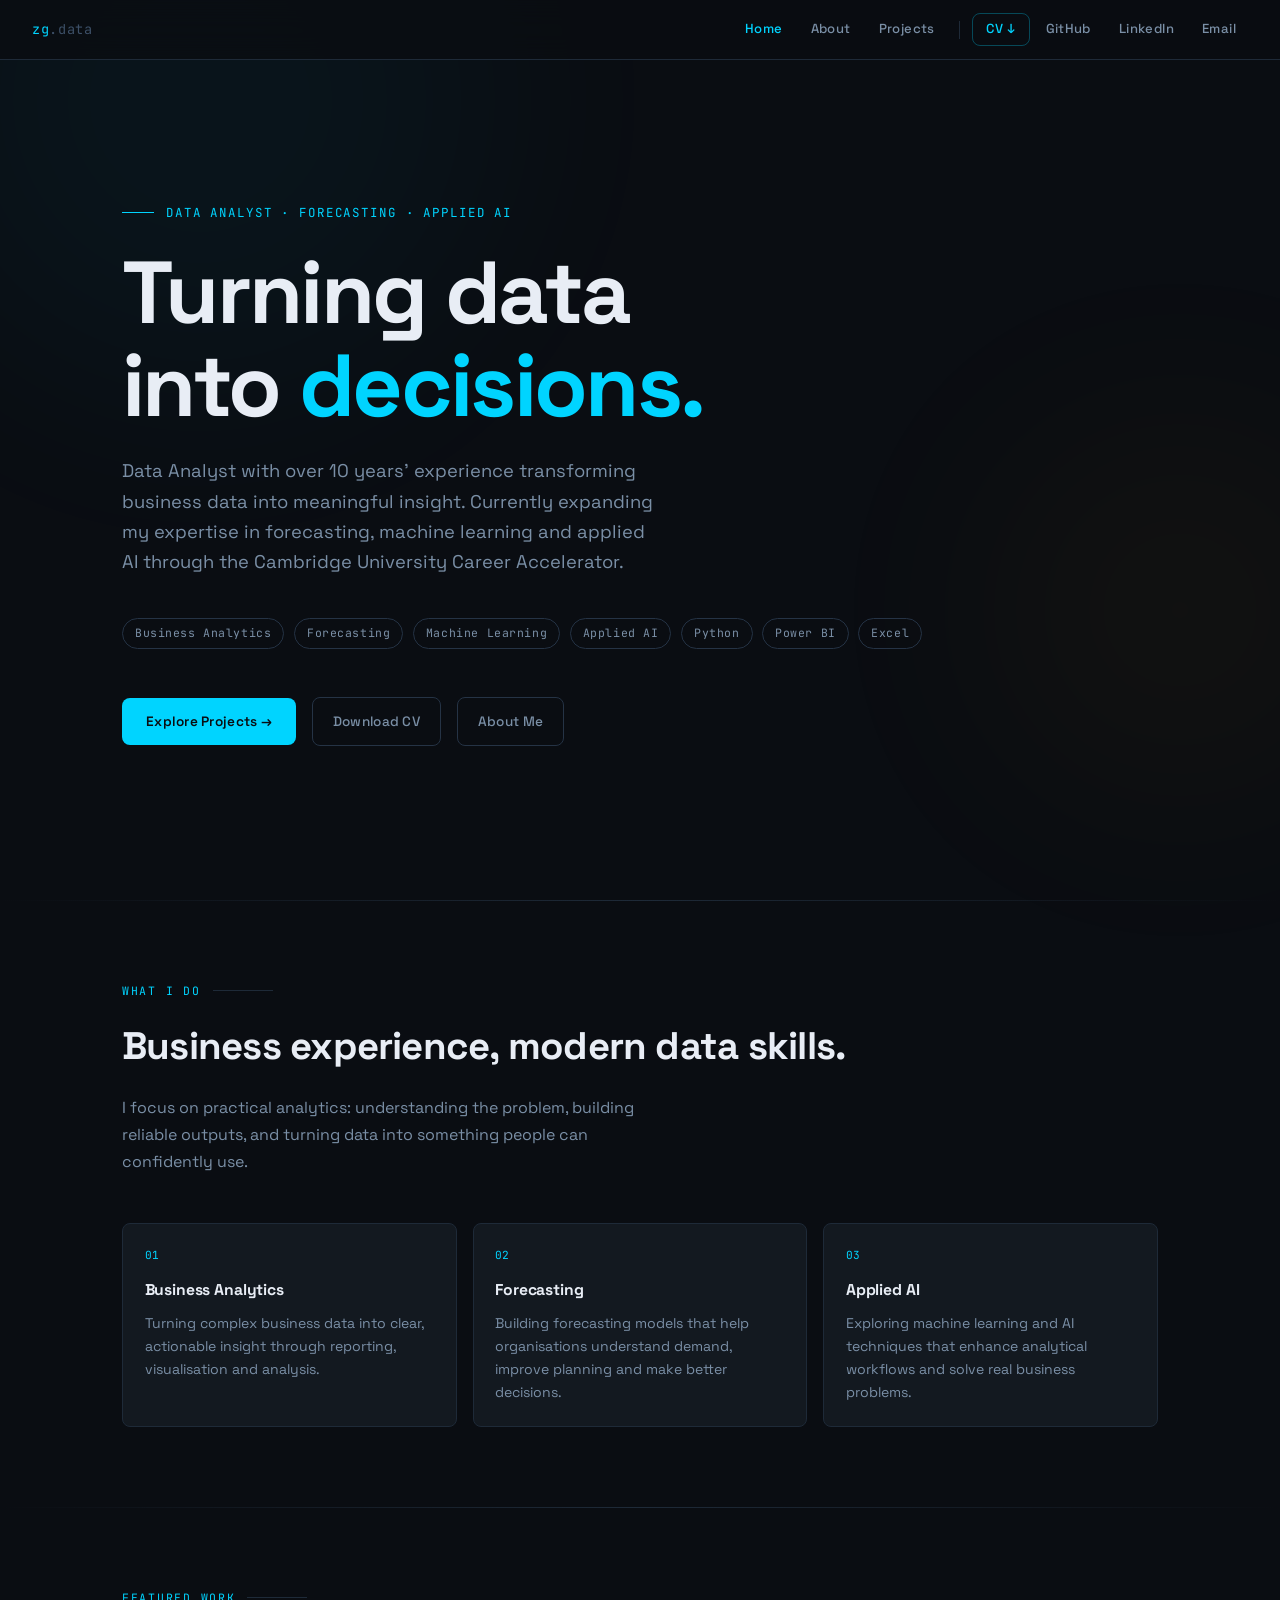
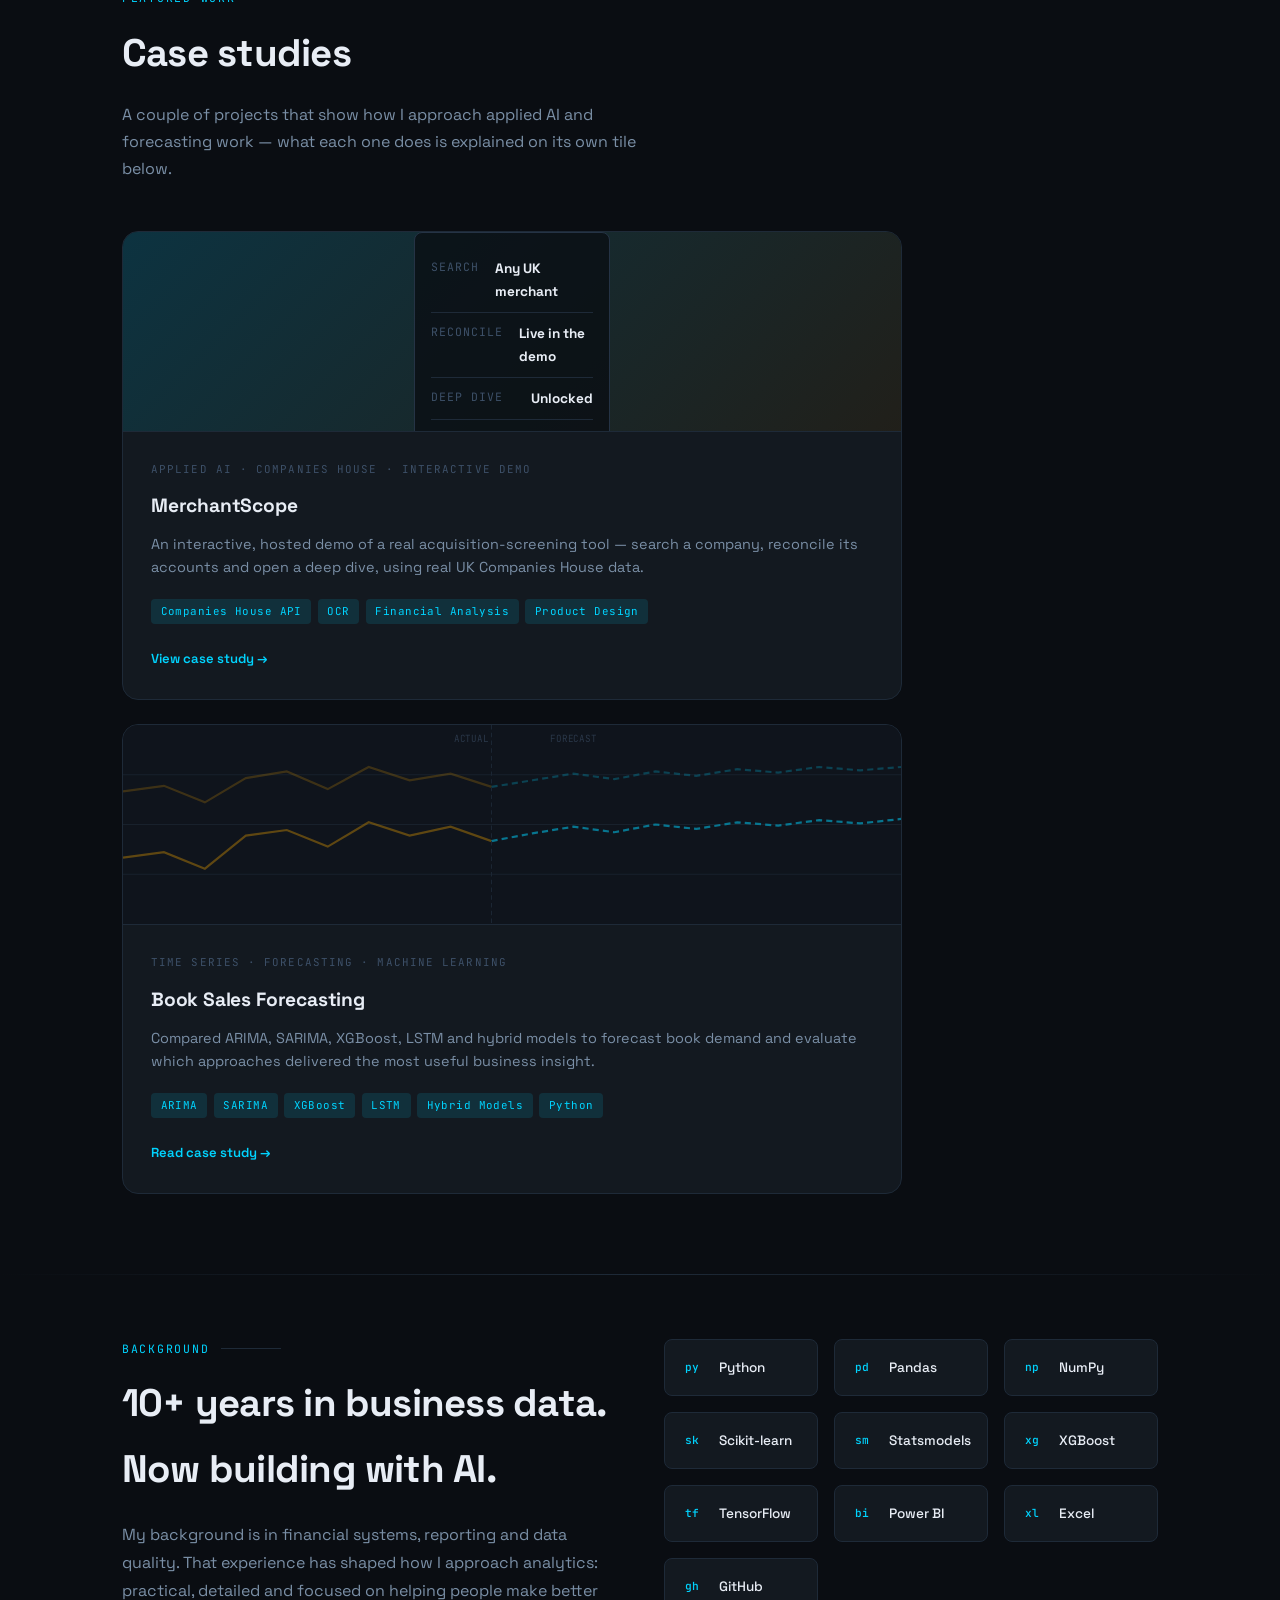
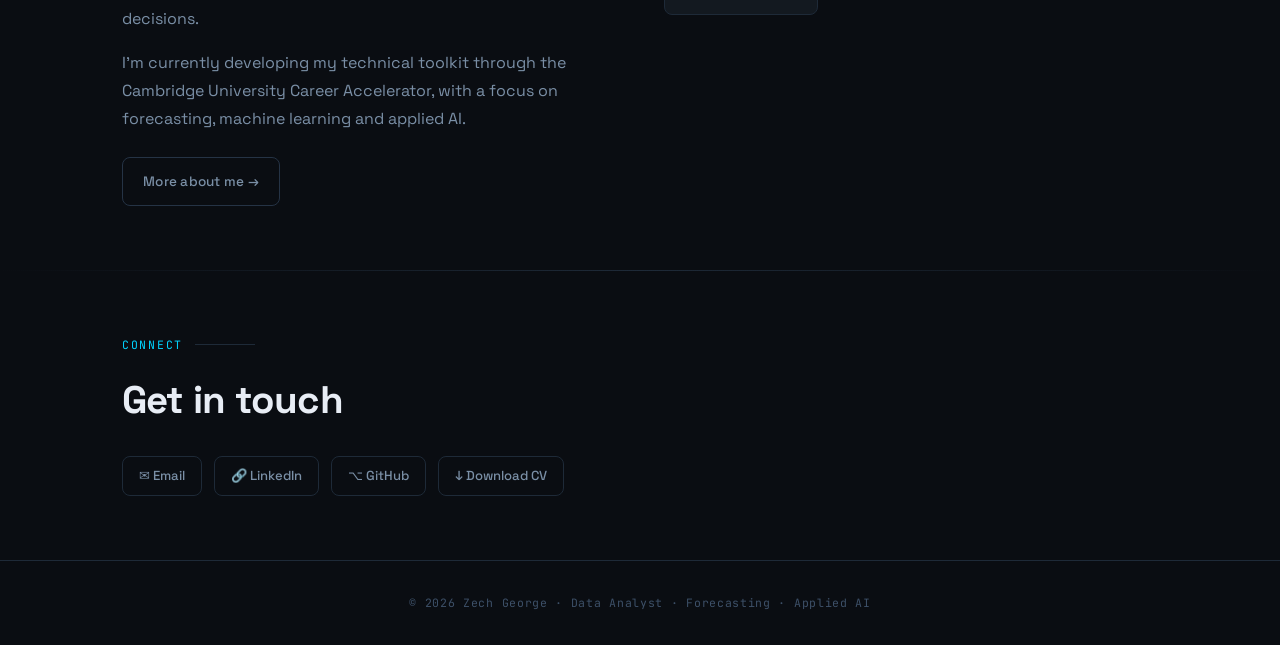
<file: index.html>
<!DOCTYPE html>
<html lang="en">
<head>
  <meta charset="UTF-8">
  <meta name="viewport" content="width=device-width, initial-scale=1.0">
  <title>Zech George | Data Analyst</title>
  <meta name="description" content="Data Analyst with 10+ years' experience in business data, reporting, forecasting, machine learning and applied AI.">
  <link rel="icon" type="image/png" href="favicon.png">
  <link rel="stylesheet" href="style.css">
</head>
<body>

  <div class="bg-glow bg-glow-1"></div>
  <div class="bg-glow bg-glow-2"></div>

  <nav class="top-nav">
    <a href="index.html" class="nav-logo">zg<span>.data</span></a>
    <div class="nav-links">
      <a href="index.html" class="active">Home</a>
      <a href="about.html">About</a>
      <a href="projects.html">Projects</a>
      <div class="nav-divider"></div>
      <a href="Zech_George_CV.pdf" download class="nav-cta">CV ↓</a>
      <a href="https://github.com/zechvincent-lab/Projects" target="_blank">GitHub</a>
      <a href="https://www.linkedin.com/in/zech-george/" target="_blank">LinkedIn</a>
      <a href="mailto:zech.vincent@gmail.com">Email</a>
    </div>
  </nav>

  <div style="max-width:1100px;margin:0 auto;padding:0 2rem;position:relative;z-index:1;">
    <section class="hero" style="padding-left:0;padding-right:0;">

      <div class="hero-eyebrow">Data Analyst · Forecasting · Applied AI</div>

      <h1>
        Turning data<br>into <span class="accent">decisions.</span>
      </h1>

      <p class="hero-sub">
        Data Analyst with over 10 years' experience transforming business data into meaningful insight.
        Currently expanding my expertise in forecasting, machine learning and applied AI through the
        Cambridge University Career Accelerator.
      </p>

      <div class="hero-tags">
        <span class="tag">Business Analytics</span>
        <span class="tag">Forecasting</span>
        <span class="tag">Machine Learning</span>
        <span class="tag">Applied AI</span>
        <span class="tag">Python</span>
        <span class="tag">Power BI</span>
        <span class="tag">Excel</span>
      </div>

      <div class="hero-actions">
        <a href="projects.html" class="btn-primary">Explore Projects →</a>
        <a href="Zech_George_CV.pdf" download class="btn-ghost">Download CV</a>
        <a href="about.html" class="btn-ghost">About Me</a>
      </div>

    </section>
  </div>

  <div class="divider"></div>

  <div class="page-wrap" style="position:relative;z-index:1;">
    <section>
      <div class="section-label">What I Do</div>
      <h2 class="section-title">Business experience, modern data skills.</h2>
      <p class="section-desc">
        I focus on practical analytics: understanding the problem, building reliable outputs,
        and turning data into something people can confidently use.
      </p>

      <div class="insight-grid">
        <div class="insight-card">
          <span class="insight-number">01</span>
          <h3>Business Analytics</h3>
          <p>
            Turning complex business data into clear, actionable insight through reporting,
            visualisation and analysis.
          </p>
        </div>

        <div class="insight-card">
          <span class="insight-number">02</span>
          <h3>Forecasting</h3>
          <p>
            Building forecasting models that help organisations understand demand,
            improve planning and make better decisions.
          </p>
        </div>

        <div class="insight-card">
          <span class="insight-number">03</span>
          <h3>Applied AI</h3>
          <p>
            Exploring machine learning and AI techniques that enhance analytical workflows
            and solve real business problems.
          </p>
        </div>
      </div>
    </section>
  </div>

  <div class="divider"></div>

  <div class="page-wrap" style="position:relative;z-index:1;">
    <section>
      <div class="section-label">Featured Work</div>
      <h2 class="section-title">Case studies</h2>
      <p class="section-desc">
        A couple of projects that show how I approach applied AI and forecasting work &mdash;
        what each one does is explained on its own tile below.
      </p>

      <a href="merchantscope.html" class="project-card" style="max-width:780px;">
        <div class="card-vis merchant-card-vis">
          <div class="merchant-mini-ui">
            <div class="mini-row"><span>Search</span><strong>Any UK merchant</strong></div>
            <div class="mini-row"><span>Reconcile</span><strong>Live in the demo</strong></div>
            <div class="mini-row"><span>Deep dive</span><strong>Unlocked</strong></div>
            <div class="mini-progress"><span></span></div>
          </div>
        </div>

        <div class="card-body">
          <div class="card-meta">Applied AI · Companies House · Interactive demo</div>
          <h3 class="card-title">MerchantScope</h3>
          <p class="card-desc">
            An interactive, hosted demo of a real acquisition-screening tool &mdash; search a company, reconcile its
            accounts and open a deep dive, using real UK Companies House data.
          </p>
          <div class="card-chips">
            <span class="chip">Companies House API</span>
            <span class="chip">OCR</span>
            <span class="chip">Financial Analysis</span>
            <span class="chip">Product Design</span>
          </div>
          <span class="card-link">View case study →</span>
        </div>
      </a>

      <a href="book-forecasting.html" class="project-card" style="max-width:780px;margin-top:1.5rem;">
        <div class="card-vis">
          <svg viewBox="0 0 760 180" xmlns="http://www.w3.org/2000/svg" width="100%" height="100%" preserveAspectRatio="none">
            <line x1="0" y1="45"  x2="760" y2="45"  stroke="#1e2a38" stroke-width="1"/>
            <line x1="0" y1="90"  x2="760" y2="90"  stroke="#1e2a38" stroke-width="1"/>
            <line x1="0" y1="135" x2="760" y2="135" stroke="#1e2a38" stroke-width="1"/>

            <polyline
              points="0,120 40,115 80,130 120,100 160,95 200,110 240,88 280,100 320,92 360,105"
              fill="none" stroke="#f0a500" stroke-width="2" opacity="0.6"/>

            <polyline
              points="360,105 400,98 440,92 480,97 520,90 560,94 600,88 640,91 680,86 720,89 760,85"
              fill="none" stroke="#00d4ff" stroke-width="2" stroke-dasharray="6 4" opacity="0.85"/>

            <polyline
              points="0,60 40,55 80,70 120,48 160,42 200,58 240,38 280,50 320,44 360,56"
              fill="none" stroke="#f0a500" stroke-width="2" opacity="0.35"/>

            <polyline
              points="360,56 400,50 440,44 480,49 520,42 560,46 600,40 640,43 680,38 720,41 760,38"
              fill="none" stroke="#00d4ff" stroke-width="2" stroke-dasharray="6 4" opacity="0.4"/>

            <line x1="360" y1="0" x2="360" y2="180" stroke="#253345" stroke-width="1" stroke-dasharray="4 3"/>
            <text x="340" y="15" text-anchor="middle" fill="#3d5068" font-size="9" font-family="'JetBrains Mono',monospace">ACTUAL</text>
            <text x="440" y="15" text-anchor="middle" fill="#3d5068" font-size="9" font-family="'JetBrains Mono',monospace">FORECAST</text>
          </svg>
        </div>

        <div class="card-body">
          <div class="card-meta">Time Series · Forecasting · Machine Learning</div>
          <h3 class="card-title">Book Sales Forecasting</h3>
          <p class="card-desc">
            Compared ARIMA, SARIMA, XGBoost, LSTM and hybrid models to forecast book demand
            and evaluate which approaches delivered the most useful business insight.
          </p>
          <div class="card-chips">
            <span class="chip">ARIMA</span>
            <span class="chip">SARIMA</span>
            <span class="chip">XGBoost</span>
            <span class="chip">LSTM</span>
            <span class="chip">Hybrid Models</span>
            <span class="chip">Python</span>
          </div>
          <span class="card-link">Read case study →</span>
        </div>
      </a>
    </section>
  </div>

  <div class="divider"></div>

  <div class="page-wrap" style="position:relative;z-index:1;">
    <section style="padding:4rem 0;">
      <div class="about-grid">
        <div>
          <div class="section-label">Background</div>
          <h2 class="section-title" style="margin-bottom:1.25rem;">10+ years in business data.<br>Now building with AI.</h2>
          <p style="color:var(--text-secondary);margin-bottom:1rem;line-height:1.75;">
            My background is in financial systems, reporting and data quality. That experience has shaped
            how I approach analytics: practical, detailed and focused on helping people make better decisions.
          </p>
          <p style="color:var(--text-secondary);margin-bottom:1.5rem;line-height:1.75;">
            I'm currently developing my technical toolkit through the Cambridge University Career Accelerator,
            with a focus on forecasting, machine learning and applied AI.
          </p>
          <a href="about.html" class="btn-ghost">More about me →</a>
        </div>

        <div>
          <div class="tools-grid">
            <div class="tool-item"><span class="tool-icon">py</span> Python</div>
            <div class="tool-item"><span class="tool-icon">pd</span> Pandas</div>
            <div class="tool-item"><span class="tool-icon">np</span> NumPy</div>
            <div class="tool-item"><span class="tool-icon">sk</span> Scikit-learn</div>
            <div class="tool-item"><span class="tool-icon">sm</span> Statsmodels</div>
            <div class="tool-item"><span class="tool-icon">xg</span> XGBoost</div>
            <div class="tool-item"><span class="tool-icon">tf</span> TensorFlow</div>
            <div class="tool-item"><span class="tool-icon">bi</span> Power BI</div>
            <div class="tool-item"><span class="tool-icon">xl</span> Excel</div>
            <div class="tool-item"><span class="tool-icon">gh</span> GitHub</div>
          </div>
        </div>
      </div>
    </section>
  </div>

  <div class="divider"></div>

  <div class="page-wrap" style="position:relative;z-index:1;">
    <section style="padding:4rem 0;">
      <div class="section-label">Connect</div>
      <h2 class="section-title" style="margin-bottom:1.5rem;">Get in touch</h2>
      <div class="social-row">
        <a href="mailto:zech.vincent@gmail.com" class="social-link">✉ Email</a>
        <a href="https://www.linkedin.com/in/zech-george/" target="_blank" class="social-link">🔗 LinkedIn</a>
        <a href="https://github.com/zechvincent-lab" target="_blank" class="social-link">⌥ GitHub</a>
        <a href="Zech_George_CV.pdf" download class="social-link">↓ Download CV</a>
      </div>
    </section>
  </div>

  <footer>
    <p>© 2026 <a href="index.html">Zech George</a> · Data Analyst · Forecasting · Applied AI</p>
  </footer>

</body>
</html>
</file>
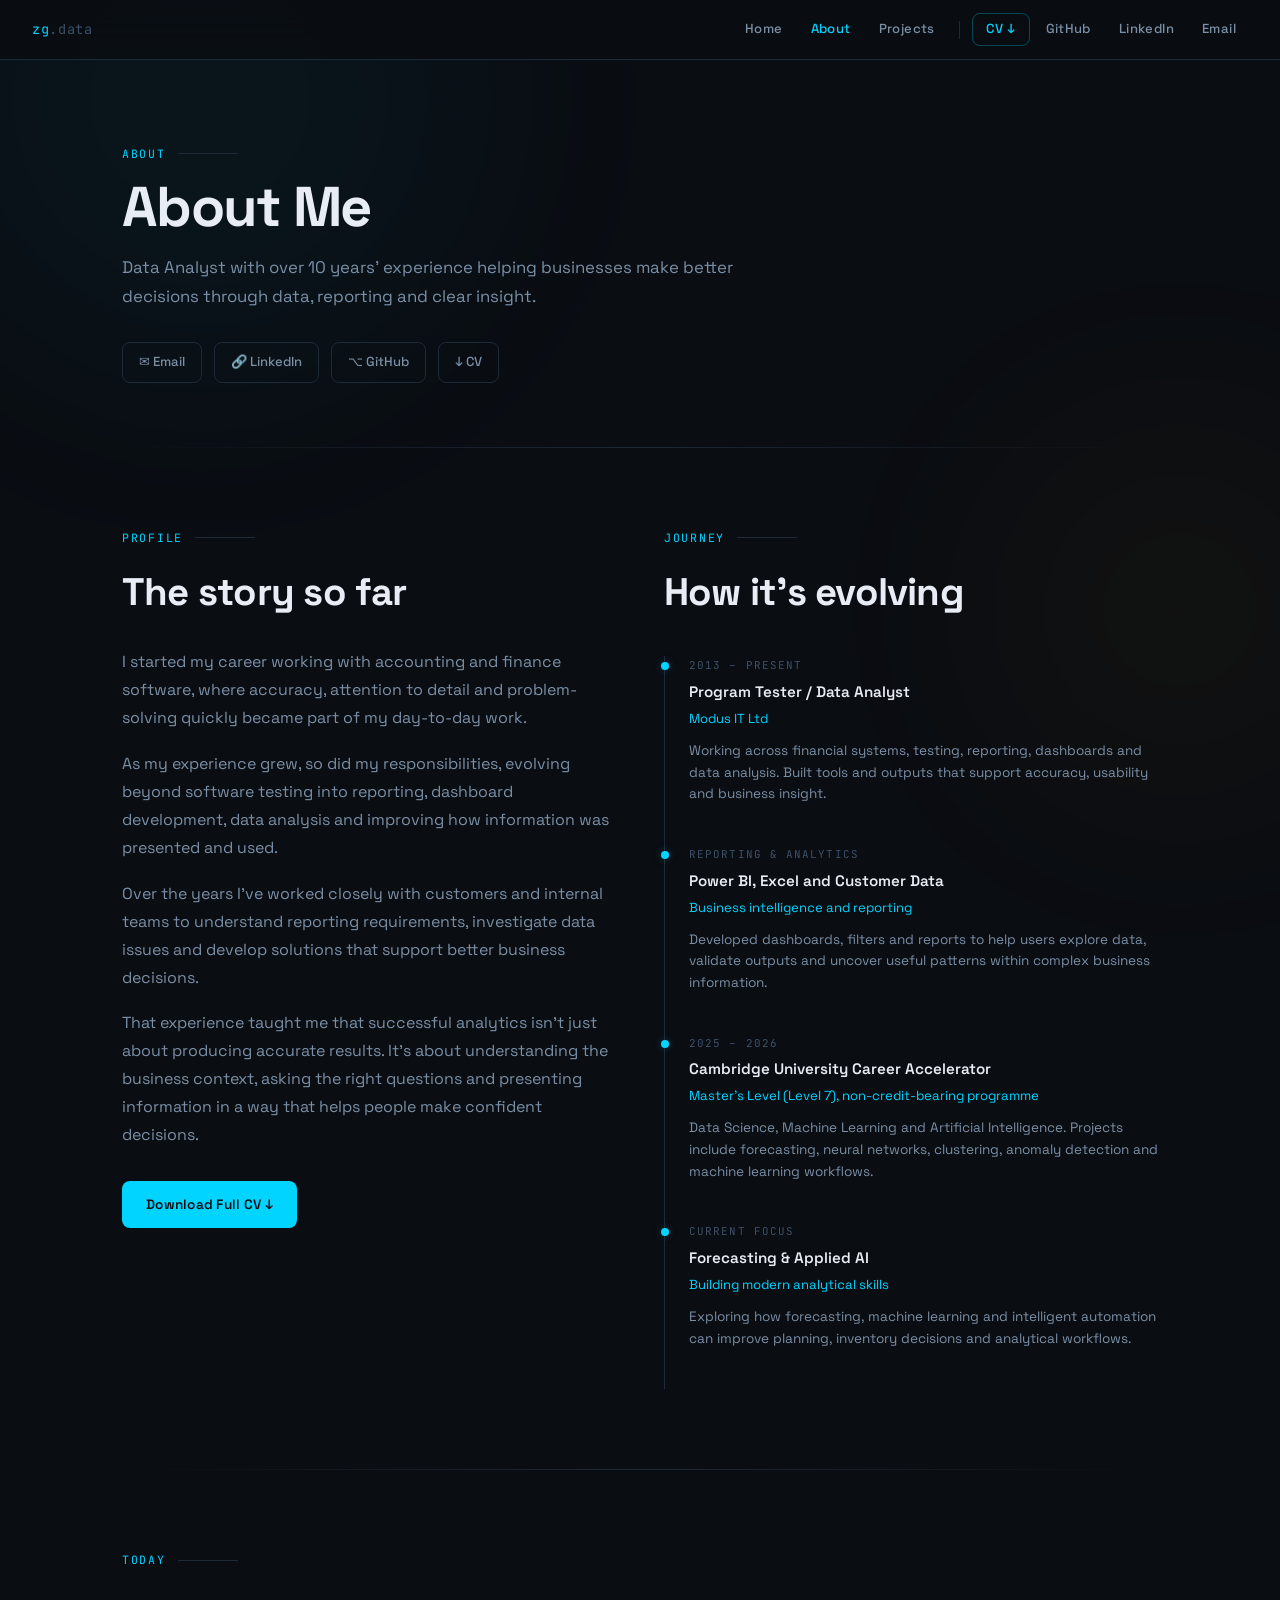
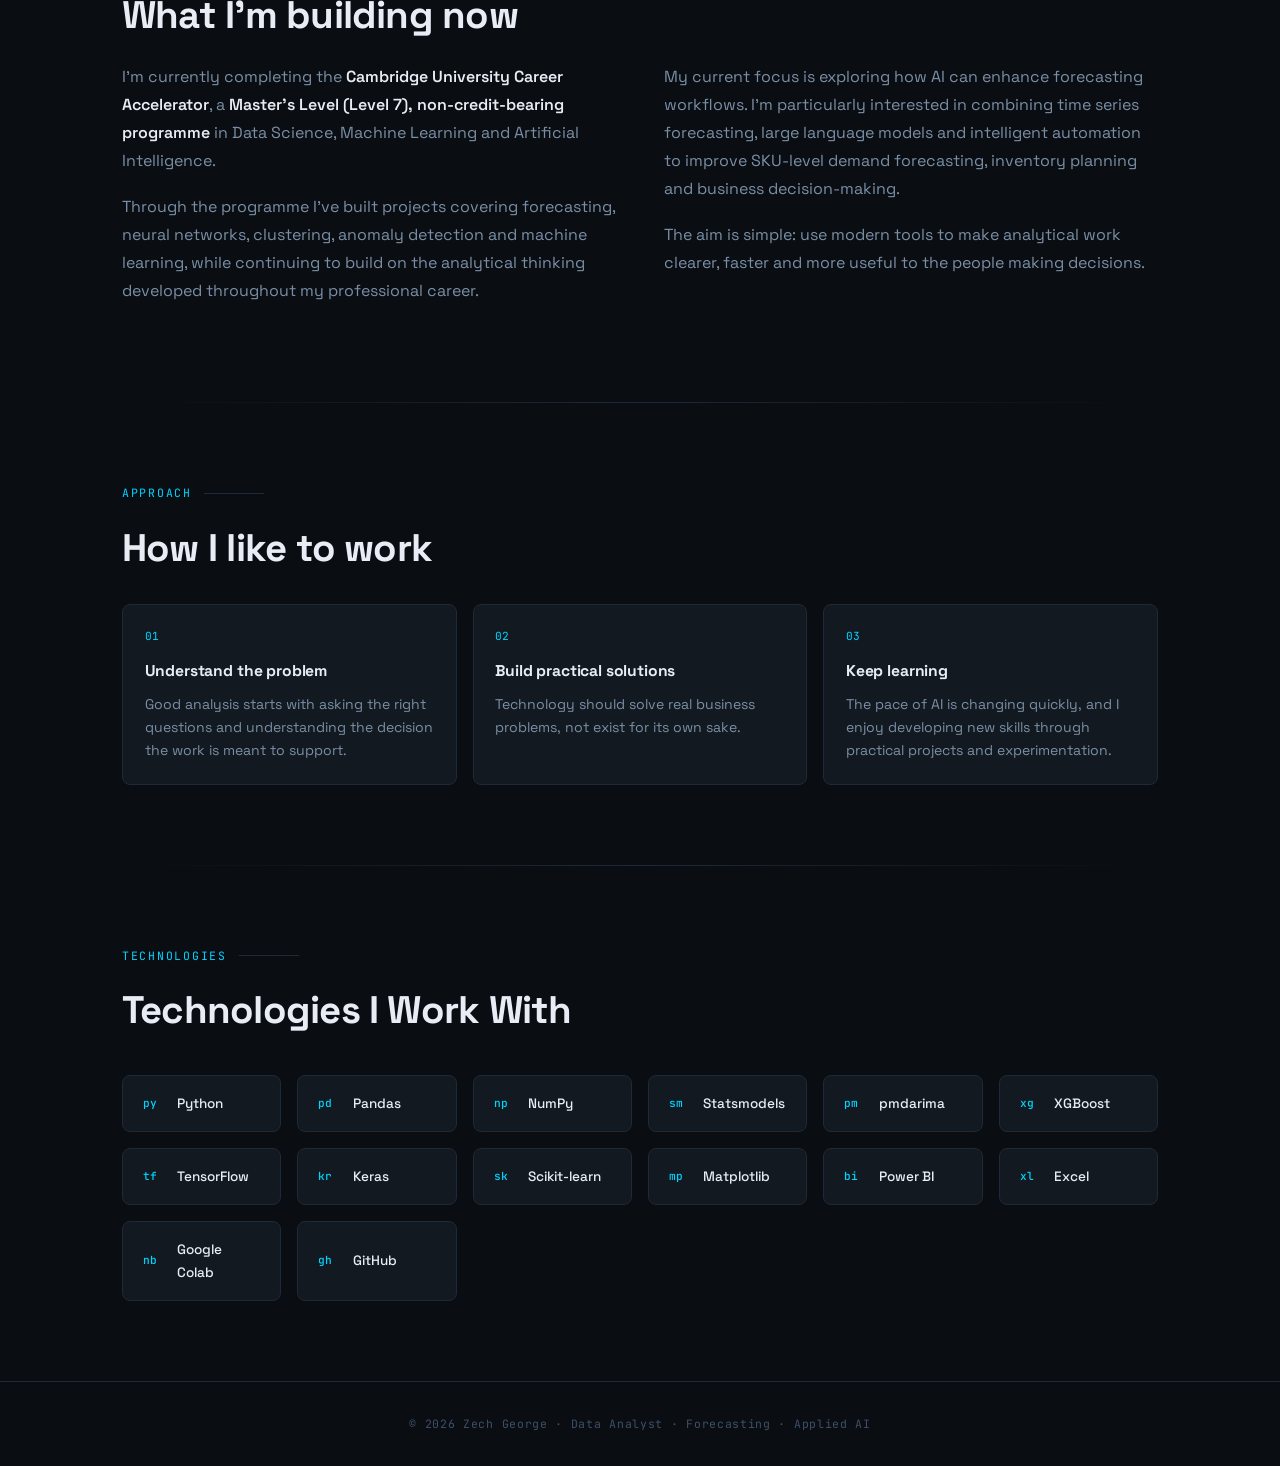
<file: about.html>
<!DOCTYPE html>
<html lang="en">
<head>
  <meta charset="UTF-8">
  <meta name="viewport" content="width=device-width, initial-scale=1.0">
  <title>About | Zech George</title>
  <meta name="description" content="Data Analyst with 10+ years' experience in business data, financial systems, reporting, forecasting, machine learning and applied AI.">
  <link rel="icon" type="image/png" href="favicon.png">
  <link rel="stylesheet" href="style.css">
</head>
<body>

  <div class="bg-glow bg-glow-1"></div>
  <div class="bg-glow bg-glow-2"></div>

  <nav class="top-nav">
    <a href="index.html" class="nav-logo">zg<span>.data</span></a>
    <div class="nav-links">
      <a href="index.html">Home</a>
      <a href="about.html" class="active">About</a>
      <a href="projects.html">Projects</a>
      <div class="nav-divider"></div>
      <a href="Zech_George_CV.pdf" download class="nav-cta">CV ↓</a>
      <a href="https://github.com/zechvincent-lab/Projects" target="_blank">GitHub</a>
      <a href="https://www.linkedin.com/in/zech-george/" target="_blank">LinkedIn</a>
      <a href="mailto:zech.vincent@gmail.com">Email</a>
    </div>
  </nav>

  <div class="page-wrap" style="position:relative;z-index:1;">

    <div class="detail-header">
      <div class="section-label">About</div>
      <h1>About Me</h1>
      <p class="detail-sub">
        Data Analyst with over 10 years' experience helping businesses make better decisions through data,
        reporting and clear insight.
      </p>
      <div class="social-row">
        <a href="mailto:zech.vincent@gmail.com" class="social-link">✉ Email</a>
        <a href="https://www.linkedin.com/in/zech-george/" target="_blank" class="social-link">🔗 LinkedIn</a>
        <a href="https://github.com/zechvincent-lab/Projects" target="_blank" class="social-link">⌥ GitHub</a>
        <a href="Zech_George_CV.pdf" download class="social-link">↓ CV</a>
      </div>
    </div>

    <div class="divider"></div>

    <section>
      <div class="about-grid">

        <div class="bio-block">
          <div class="section-label">Profile</div>
          <h2 class="section-title" style="margin-bottom:1.5rem;">The story so far</h2>

          <p>
            I started my career working with accounting and finance software, where accuracy, attention to detail and problem-solving quickly became part of my day-to-day work.
          </p>

          <p>
            As my experience grew, so did my responsibilities, evolving beyond software testing into reporting, dashboard development, data analysis and improving how information was presented and used.
          </p>

          <p>
            Over the years I've worked closely with customers and internal teams to understand reporting requirements, investigate data issues and develop solutions that support better business decisions.
          </p>

          <p>
            That experience taught me that successful analytics isn't just about producing accurate results. It's about understanding the business context, asking the right questions and presenting information in a way that helps people make confident decisions.
          </p>

          <div style="margin-top:2rem;">
            <a href="Zech_George_CV.pdf" download class="btn-primary">Download Full CV ↓</a>
          </div>
        </div>

        <div>
          <div class="section-label">Journey</div>
          <h2 class="section-title" style="margin-bottom:2rem;">How it's evolving</h2>

          <div class="timeline">

            <div class="timeline-item">
              <div class="timeline-line"></div>
              <div class="timeline-content">
                <div class="timeline-year">2013 – Present</div>
                <div class="timeline-role">Program Tester / Data Analyst</div>
                <div class="timeline-org">Modus IT Ltd</div>
                <div class="timeline-desc">
                  Working across financial systems, testing, reporting, dashboards and data analysis. Built tools and outputs that support accuracy, usability and business insight.
                </div>
              </div>
            </div>

            <div class="timeline-item">
              <div class="timeline-line"></div>
              <div class="timeline-content">
                <div class="timeline-year">Reporting & Analytics</div>
                <div class="timeline-role">Power BI, Excel and Customer Data</div>
                <div class="timeline-org">Business intelligence and reporting</div>
                <div class="timeline-desc">
                  Developed dashboards, filters and reports to help users explore data, validate outputs and uncover useful patterns within complex business information.
                </div>
              </div>
            </div>

            <div class="timeline-item">
              <div class="timeline-line"></div>
              <div class="timeline-content">
                <div class="timeline-year">2025 – 2026</div>
                <div class="timeline-role">Cambridge University Career Accelerator</div>
                <div class="timeline-org">Master's Level (Level 7), non-credit-bearing programme</div>
                <div class="timeline-desc">
                  Data Science, Machine Learning and Artificial Intelligence. Projects include forecasting, neural networks, clustering, anomaly detection and machine learning workflows.
                </div>
              </div>
            </div>

            <div class="timeline-item">
              <div class="timeline-line"></div>
              <div class="timeline-content">
                <div class="timeline-year">Current Focus</div>
                <div class="timeline-role">Forecasting & Applied AI</div>
                <div class="timeline-org">Building modern analytical skills</div>
                <div class="timeline-desc">
                  Exploring how forecasting, machine learning and intelligent automation can improve planning, inventory decisions and analytical workflows.
                </div>
              </div>
            </div>

          </div>
        </div>

      </div>
    </section>

    <div class="divider"></div>

    <section>
      <div class="section-label">Today</div>
      <h2 class="section-title">What I'm building now</h2>

      <div class="about-grid">
        <div class="bio-block">
          <p>
            I'm currently completing the <strong>Cambridge University Career Accelerator</strong>, a <strong>Master's Level (Level 7), non-credit-bearing programme</strong> in Data Science, Machine Learning and Artificial Intelligence.
          </p>

          <p>
            Through the programme I've built projects covering forecasting, neural networks, clustering, anomaly detection and machine learning, while continuing to build on the analytical thinking developed throughout my professional career.
          </p>
        </div>

        <div class="bio-block">
          <p>
            My current focus is exploring how AI can enhance forecasting workflows. I'm particularly interested in combining time series forecasting, large language models and intelligent automation to improve SKU-level demand forecasting, inventory planning and business decision-making.
          </p>

          <p>
            The aim is simple: use modern tools to make analytical work clearer, faster and more useful to the people making decisions.
          </p>
        </div>
      </div>
    </section>

    <div class="divider"></div>

    <section>
      <div class="section-label">Approach</div>
      <h2 class="section-title">How I like to work</h2>

      <div class="insight-grid">
        <div class="insight-card">
          <span class="insight-number">01</span>
          <h3>Understand the problem</h3>
          <p>
            Good analysis starts with asking the right questions and understanding the decision the work is meant to support.
          </p>
        </div>

        <div class="insight-card">
          <span class="insight-number">02</span>
          <h3>Build practical solutions</h3>
          <p>
            Technology should solve real business problems, not exist for its own sake.
          </p>
        </div>

        <div class="insight-card">
          <span class="insight-number">03</span>
          <h3>Keep learning</h3>
          <p>
            The pace of AI is changing quickly, and I enjoy developing new skills through practical projects and experimentation.
          </p>
        </div>
      </div>
    </section>

    <div class="divider"></div>

    <section>
      <div class="section-label">Technologies</div>
      <h2 class="section-title" style="margin-bottom:2rem;">Technologies I Work With</h2>
      <div class="tools-grid">
        <div class="tool-item"><span class="tool-icon">py</span> Python</div>
        <div class="tool-item"><span class="tool-icon">pd</span> Pandas</div>
        <div class="tool-item"><span class="tool-icon">np</span> NumPy</div>
        <div class="tool-item"><span class="tool-icon">sm</span> Statsmodels</div>
        <div class="tool-item"><span class="tool-icon">pm</span> pmdarima</div>
        <div class="tool-item"><span class="tool-icon">xg</span> XGBoost</div>
        <div class="tool-item"><span class="tool-icon">tf</span> TensorFlow</div>
        <div class="tool-item"><span class="tool-icon">kr</span> Keras</div>
        <div class="tool-item"><span class="tool-icon">sk</span> Scikit-learn</div>
        <div class="tool-item"><span class="tool-icon">mp</span> Matplotlib</div>
        <div class="tool-item"><span class="tool-icon">bi</span> Power BI</div>
        <div class="tool-item"><span class="tool-icon">xl</span> Excel</div>
        <div class="tool-item"><span class="tool-icon">nb</span> Google Colab</div>
        <div class="tool-item"><span class="tool-icon">gh</span> GitHub</div>
      </div>
    </section>

  </div>

  <footer>
    <p>© 2026 <a href="index.html">Zech George</a> · Data Analyst · Forecasting · Applied AI</p>
  </footer>

</body>
</html>
</file>
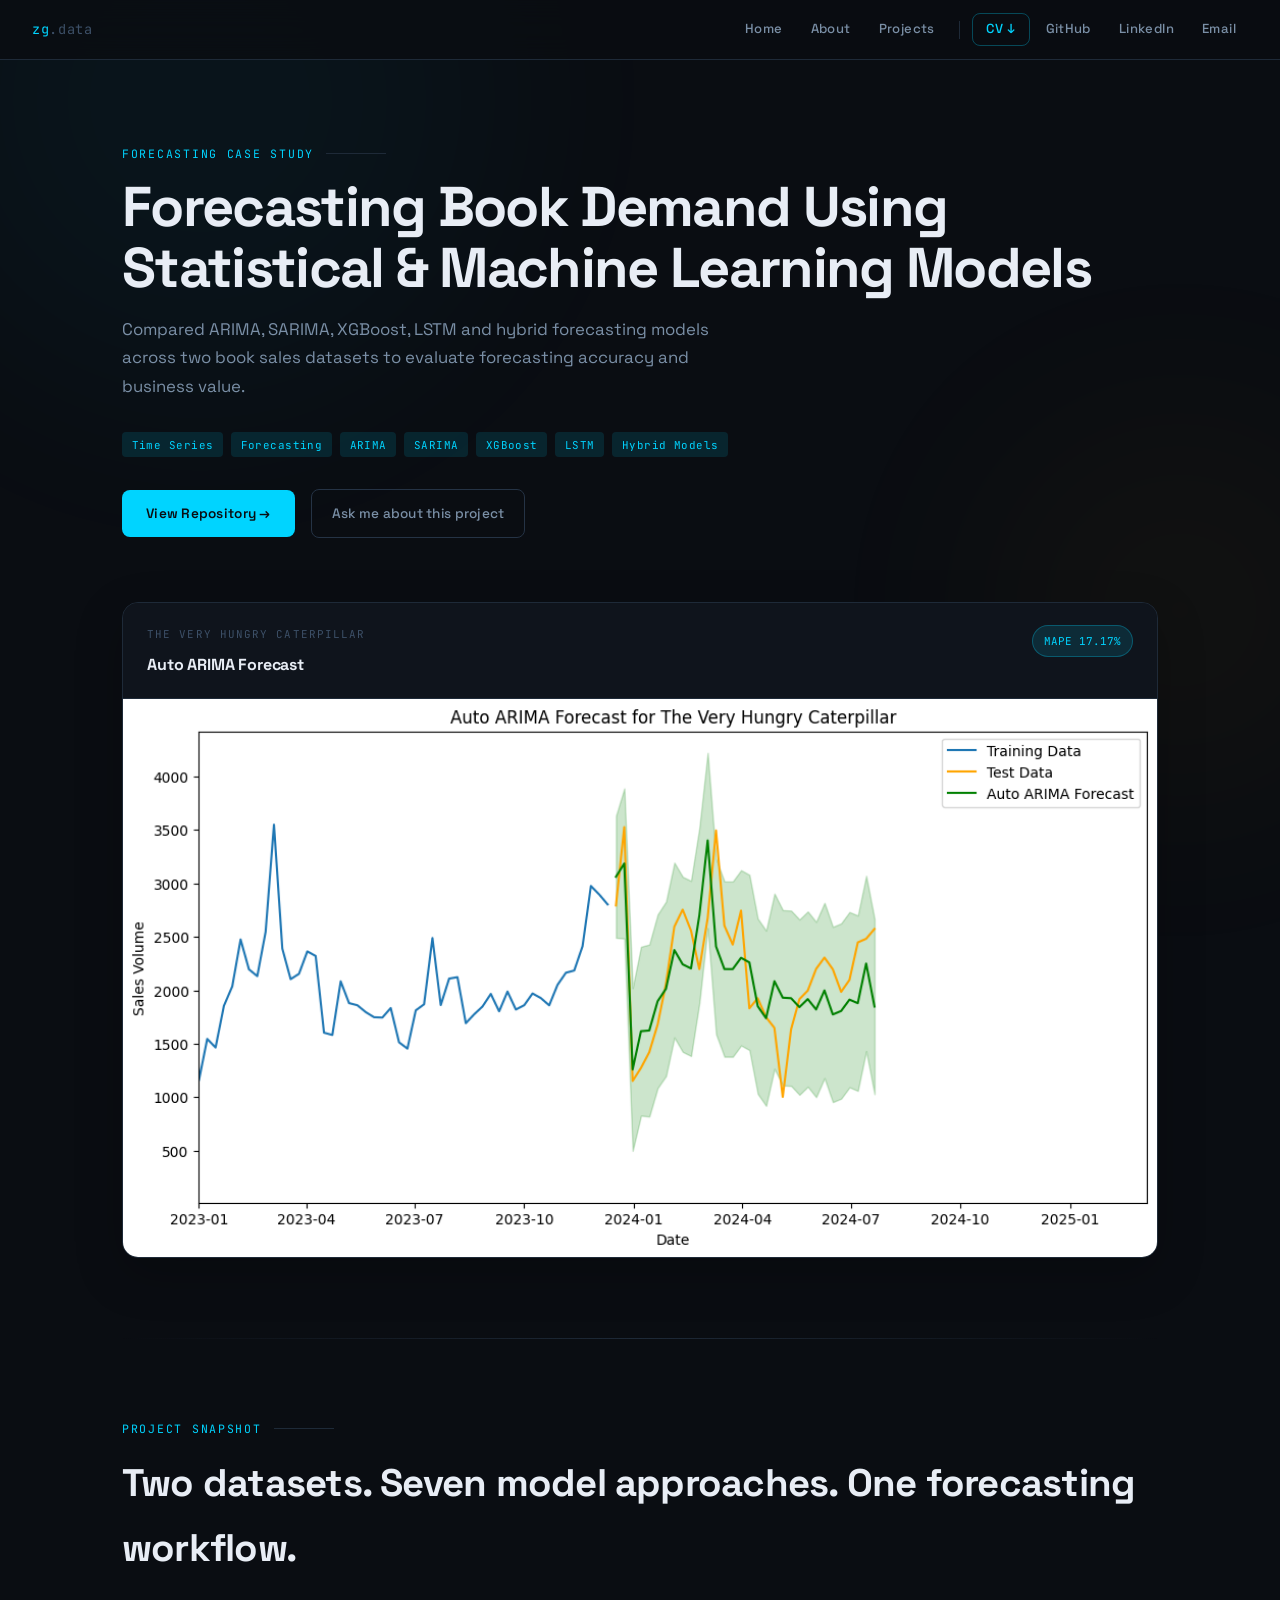
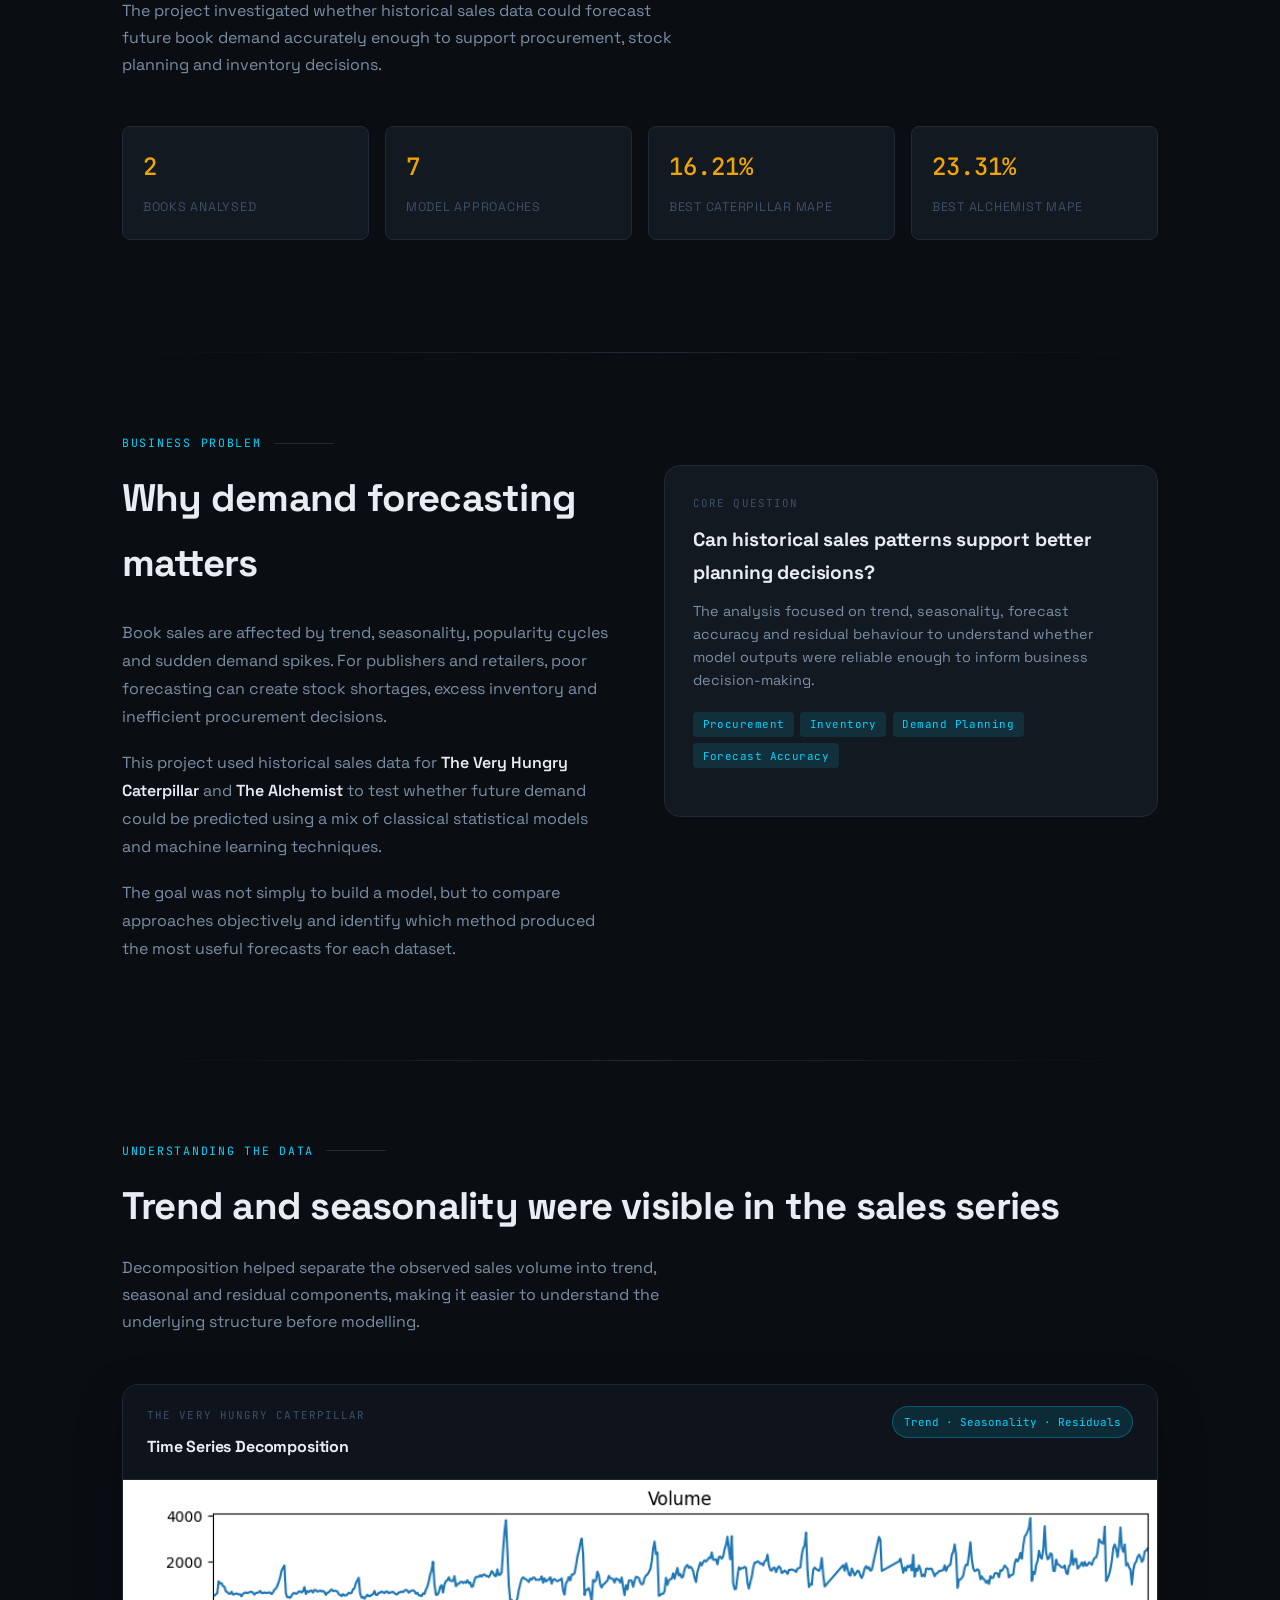
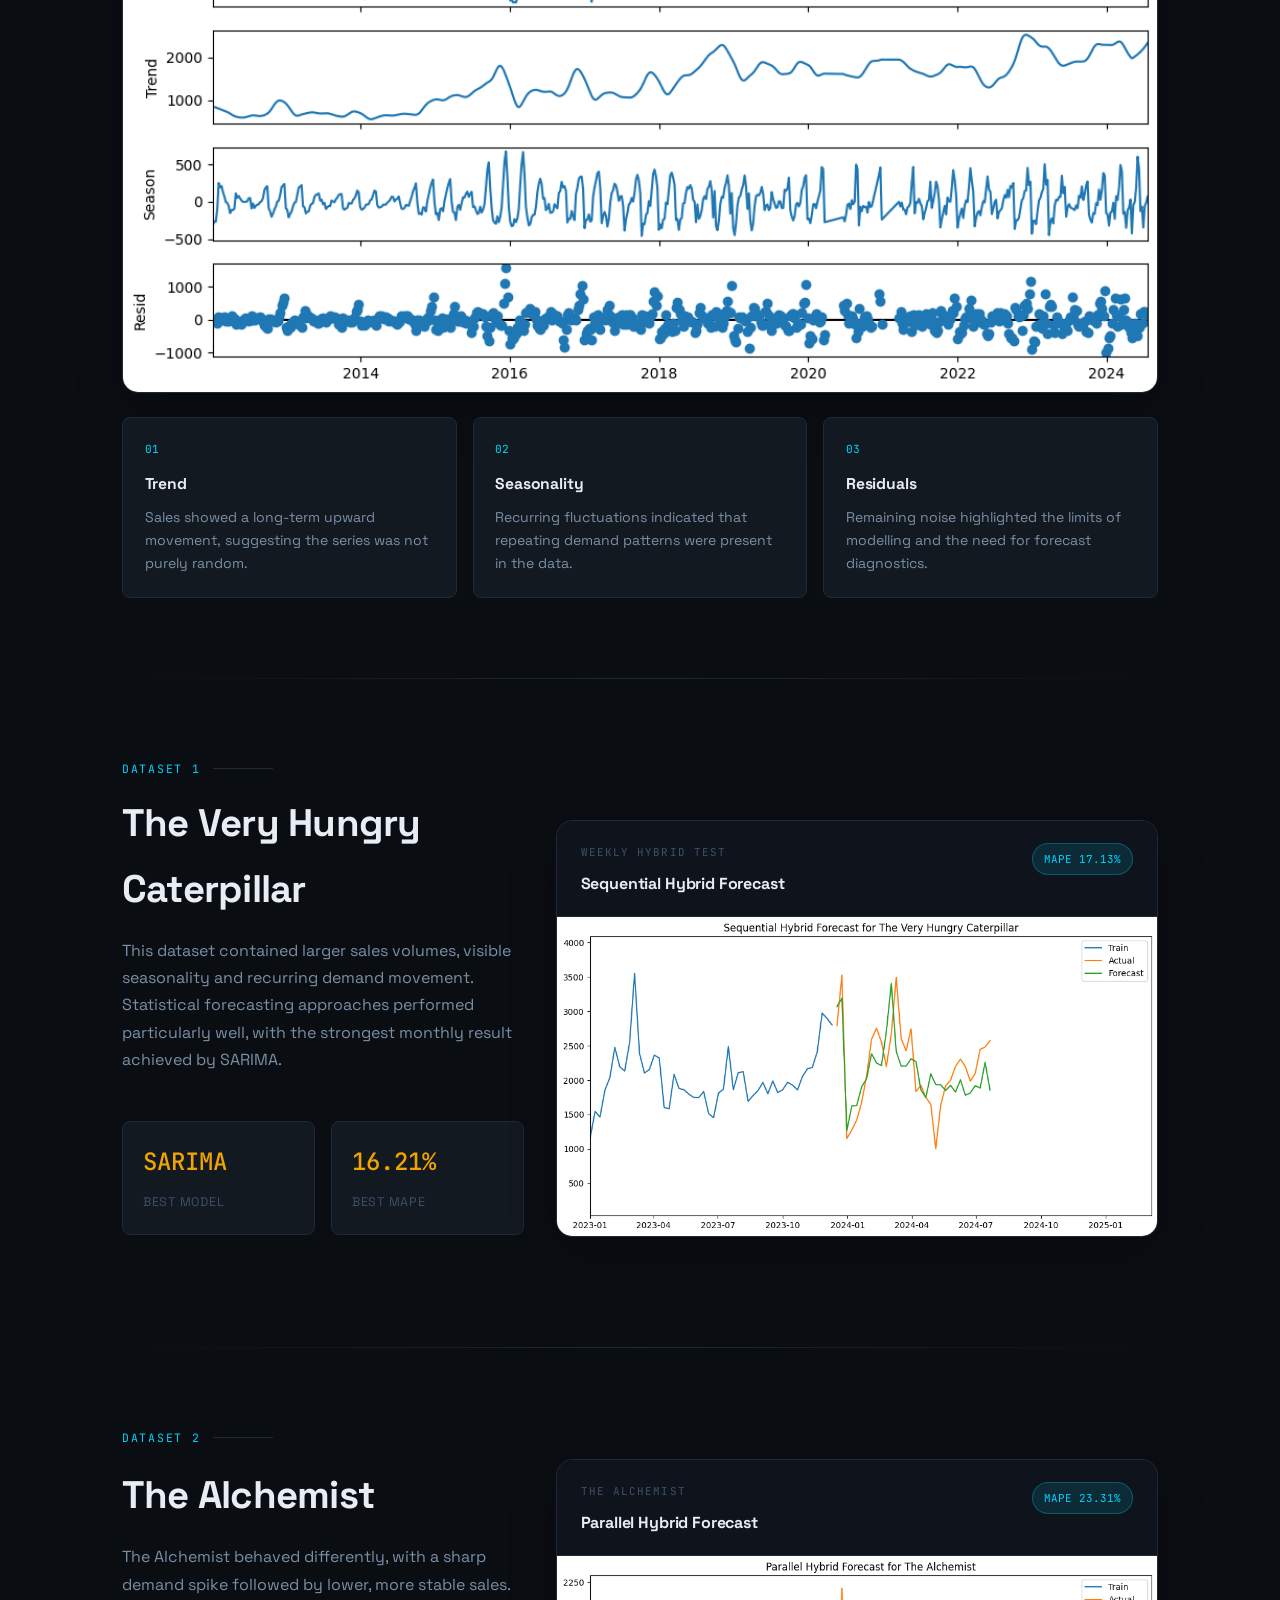
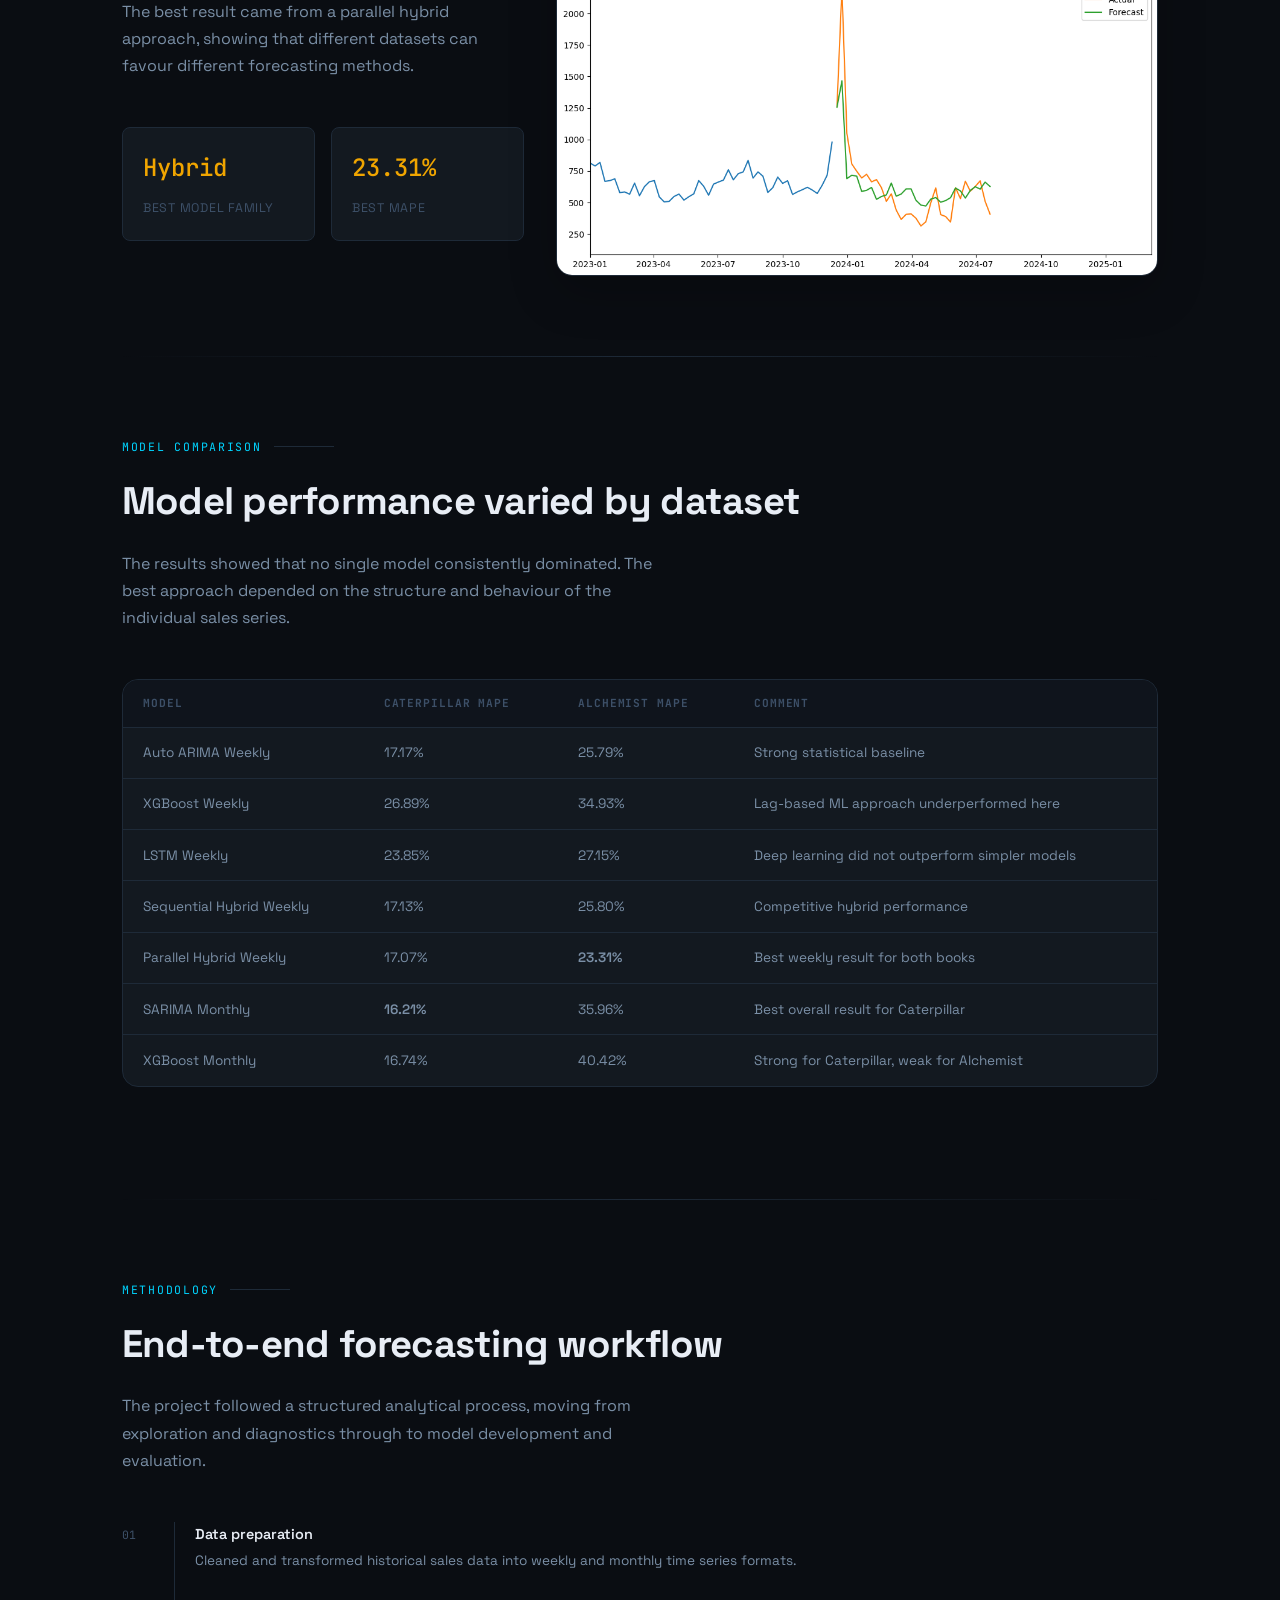
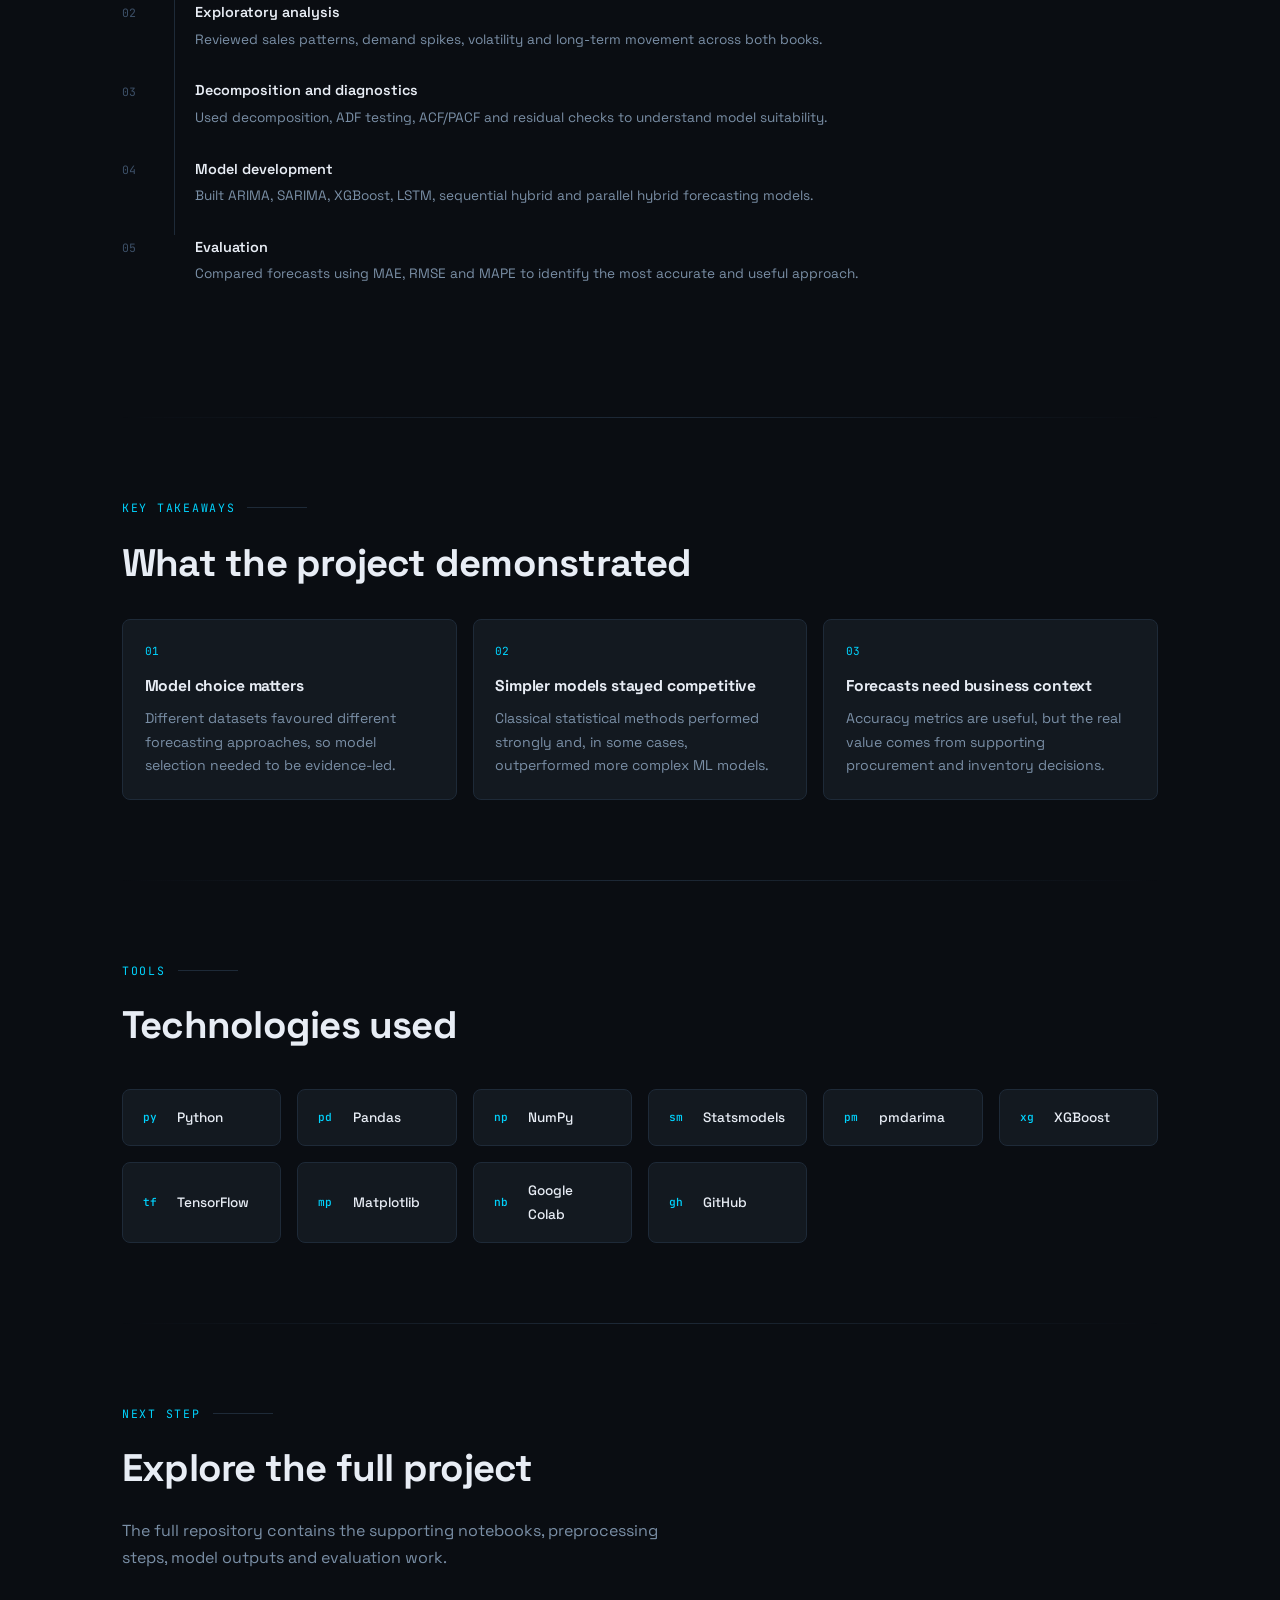
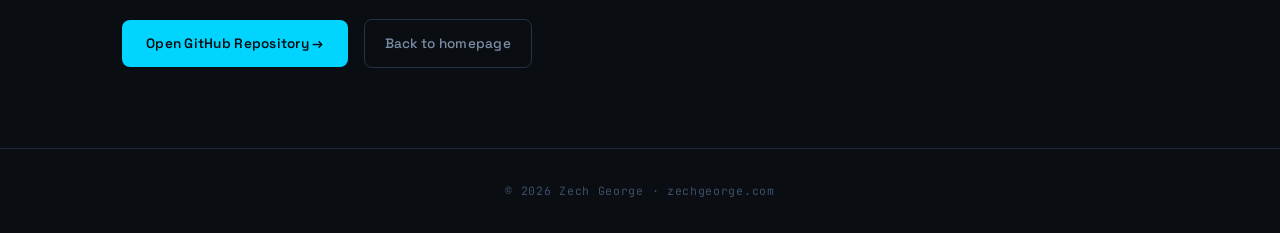
<file: book-forecasting.html>
<!DOCTYPE html>
<html lang="en">
<head>
  <meta charset="UTF-8">
  <meta name="viewport" content="width=device-width, initial-scale=1.0">
  <title>Book Sales Forecasting | Zech George</title>
  <meta name="description" content="Forecasting book demand using ARIMA, SARIMA, XGBoost, LSTM and hybrid models across two sales datasets.">
  <link rel="stylesheet" href="style.css">
</head>
<body>

  <div class="bg-glow bg-glow-1"></div>
  <div class="bg-glow bg-glow-2"></div>

  <nav class="top-nav">
    <a href="index.html" class="nav-logo">zg<span>.data</span></a>
    <div class="nav-links">
      <a href="index.html">Home</a>
      <a href="about.html">About</a>
      <a href="projects.html">Projects</a>
      <div class="nav-divider"></div>
      <a href="Zech_George_CV.pdf" download class="nav-cta">CV ↓</a>
      <a href="https://github.com/zechvincent-lab/Projects" target="_blank">GitHub</a>
      <a href="https://www.linkedin.com/in/zech-george/" target="_blank">LinkedIn</a>
      <a href="mailto:zech.vincent@gmail.com">Email</a>
    </div>
  </nav>

  <div class="page-wrap" style="position:relative;z-index:1;">

    <header class="detail-header">
      <div class="section-label">Forecasting Case Study</div>
      <h1>Forecasting Book Demand Using Statistical & Machine Learning Models</h1>
      <p class="detail-sub">
        Compared ARIMA, SARIMA, XGBoost, LSTM and hybrid forecasting models across two book sales datasets
        to evaluate forecasting accuracy and business value.
      </p>

      <div class="detail-chips">
        <span class="chip">Time Series</span>
        <span class="chip">Forecasting</span>
        <span class="chip">ARIMA</span>
        <span class="chip">SARIMA</span>
        <span class="chip">XGBoost</span>
        <span class="chip">LSTM</span>
        <span class="chip">Hybrid Models</span>
      </div>

      <div class="hero-actions">
        <a href="https://github.com/zechvincent-lab/Projects" target="_blank" class="btn-primary">View Repository →</a>
        <a href="mailto:zech.vincent@gmail.com" class="btn-ghost">Ask me about this project</a>
      </div>
    </header>

    <section class="case-hero-visual">
      <div class="chart-card">
        <div class="chart-card-header">
          <div>
            <div class="card-meta">The Very Hungry Caterpillar</div>
            <h2>Auto ARIMA Forecast</h2>
          </div>
          <span class="chart-badge">MAPE 17.17%</span>
        </div>
        <img src="images/caterpillar-auto-arima-forecast.png" alt="Auto ARIMA forecast for The Very Hungry Caterpillar showing training data, test data and forecast values.">
      </div>
    </section>

    <div class="divider"></div>

    <section>
      <div class="section-label">Project Snapshot</div>
      <h2 class="section-title">Two datasets. Seven model approaches. One forecasting workflow.</h2>
      <p class="section-desc">
        The project investigated whether historical sales data could forecast future book demand accurately enough
        to support procurement, stock planning and inventory decisions.
      </p>

      <div class="detail-stat-row">
        <div class="detail-stat">
          <span class="stat-val">2</span>
          <span class="stat-label">Books analysed</span>
        </div>
        <div class="detail-stat">
          <span class="stat-val">7</span>
          <span class="stat-label">Model approaches</span>
        </div>
        <div class="detail-stat">
          <span class="stat-val">16.21%</span>
          <span class="stat-label">Best Caterpillar MAPE</span>
        </div>
        <div class="detail-stat">
          <span class="stat-val">23.31%</span>
          <span class="stat-label">Best Alchemist MAPE</span>
        </div>
      </div>
    </section>

    <div class="divider"></div>

    <section>
      <div class="section-label">Business Problem</div>
      <div class="about-grid">
        <div class="bio-block">
          <h2 class="section-title" style="margin-bottom:1.5rem;">Why demand forecasting matters</h2>
          <p>
            Book sales are affected by trend, seasonality, popularity cycles and sudden demand spikes.
            For publishers and retailers, poor forecasting can create stock shortages, excess inventory and
            inefficient procurement decisions.
          </p>
          <p>
            This project used historical sales data for <strong>The Very Hungry Caterpillar</strong> and
            <strong>The Alchemist</strong> to test whether future demand could be predicted using a mix of
            classical statistical models and machine learning techniques.
          </p>
          <p>
            The goal was not simply to build a model, but to compare approaches objectively and identify which
            method produced the most useful forecasts for each dataset.
          </p>
        </div>

        <div class="project-card">
          <div class="card-body">
            <div class="card-meta">Core Question</div>
            <h3 class="card-title">Can historical sales patterns support better planning decisions?</h3>
            <p class="card-desc">
              The analysis focused on trend, seasonality, forecast accuracy and residual behaviour to understand
              whether model outputs were reliable enough to inform business decision-making.
            </p>
            <div class="card-chips">
              <span class="chip">Procurement</span>
              <span class="chip">Inventory</span>
              <span class="chip">Demand Planning</span>
              <span class="chip">Forecast Accuracy</span>
            </div>
          </div>
        </div>
      </div>
    </section>

    <div class="divider"></div>

    <section>
      <div class="section-label">Understanding the Data</div>
      <h2 class="section-title">Trend and seasonality were visible in the sales series</h2>
      <p class="section-desc">
        Decomposition helped separate the observed sales volume into trend, seasonal and residual components,
        making it easier to understand the underlying structure before modelling.
      </p>

      <div class="chart-card">
        <div class="chart-card-header">
          <div>
            <div class="card-meta">The Very Hungry Caterpillar</div>
            <h2>Time Series Decomposition</h2>
          </div>
          <span class="chart-badge">Trend · Seasonality · Residuals</span>
        </div>
        <img src="images/caterpillar-decomposition.png" alt="Time series decomposition plot for The Very Hungry Caterpillar showing observed volume, trend, seasonality and residuals.">
      </div>

      <div class="insight-grid">
        <div class="insight-card">
          <span class="insight-number">01</span>
          <h3>Trend</h3>
          <p>Sales showed a long-term upward movement, suggesting the series was not purely random.</p>
        </div>
        <div class="insight-card">
          <span class="insight-number">02</span>
          <h3>Seasonality</h3>
          <p>Recurring fluctuations indicated that repeating demand patterns were present in the data.</p>
        </div>
        <div class="insight-card">
          <span class="insight-number">03</span>
          <h3>Residuals</h3>
          <p>Remaining noise highlighted the limits of modelling and the need for forecast diagnostics.</p>
        </div>
      </div>
    </section>

    <div class="divider"></div>

    <section>
      <div class="section-label">Dataset 1</div>
      <div class="case-split">
        <div>
          <h2 class="section-title">The Very Hungry Caterpillar</h2>
          <p class="section-desc">
            This dataset contained larger sales volumes, visible seasonality and recurring demand movement.
            Statistical forecasting approaches performed particularly well, with the strongest monthly result
            achieved by SARIMA.
          </p>

          <div class="detail-stat-row compact-stats">
            <div class="detail-stat">
              <span class="stat-val">SARIMA</span>
              <span class="stat-label">Best model</span>
            </div>
            <div class="detail-stat">
              <span class="stat-val">16.21%</span>
              <span class="stat-label">Best MAPE</span>
            </div>
          </div>
        </div>

        <div class="chart-card">
          <div class="chart-card-header">
            <div>
              <div class="card-meta">Weekly Hybrid Test</div>
              <h2>Sequential Hybrid Forecast</h2>
            </div>
            <span class="chart-badge">MAPE 17.13%</span>
          </div>
          <img src="images/caterpillar-sequential-hybrid-forecast.png" alt="Sequential hybrid forecast for The Very Hungry Caterpillar showing train, actual and forecast lines.">
        </div>
      </div>
    </section>

    <div class="divider"></div>

    <section>
      <div class="section-label">Dataset 2</div>
      <div class="case-split">
        <div>
          <h2 class="section-title">The Alchemist</h2>
          <p class="section-desc">
            The Alchemist behaved differently, with a sharp demand spike followed by lower, more stable sales.
            The best result came from a parallel hybrid approach, showing that different datasets can favour
            different forecasting methods.
          </p>

          <div class="detail-stat-row compact-stats">
            <div class="detail-stat">
              <span class="stat-val">Hybrid</span>
              <span class="stat-label">Best model family</span>
            </div>
            <div class="detail-stat">
              <span class="stat-val">23.31%</span>
              <span class="stat-label">Best MAPE</span>
            </div>
          </div>
        </div>

        <div class="chart-card">
          <div class="chart-card-header">
            <div>
              <div class="card-meta">The Alchemist</div>
              <h2>Parallel Hybrid Forecast</h2>
            </div>
            <span class="chart-badge">MAPE 23.31%</span>
          </div>
          <img src="images/alchemist-parallel-hybrid-forecast.png" alt="Parallel hybrid forecast for The Alchemist showing train, actual and forecast lines.">
        </div>
      </div>
    </section>

    <div class="divider"></div>

    <section>
      <div class="section-label">Model Comparison</div>
      <h2 class="section-title">Model performance varied by dataset</h2>
      <p class="section-desc">
        The results showed that no single model consistently dominated. The best approach depended on the
        structure and behaviour of the individual sales series.
      </p>

      <div class="model-comparison">
        <table>
          <thead>
            <tr>
              <th>Model</th>
              <th>Caterpillar MAPE</th>
              <th>Alchemist MAPE</th>
              <th>Comment</th>
            </tr>
          </thead>
          <tbody>
            <tr>
              <td>Auto ARIMA Weekly</td>
              <td>17.17%</td>
              <td>25.79%</td>
              <td>Strong statistical baseline</td>
            </tr>
            <tr>
              <td>XGBoost Weekly</td>
              <td>26.89%</td>
              <td>34.93%</td>
              <td>Lag-based ML approach underperformed here</td>
            </tr>
            <tr>
              <td>LSTM Weekly</td>
              <td>23.85%</td>
              <td>27.15%</td>
              <td>Deep learning did not outperform simpler models</td>
            </tr>
            <tr>
              <td>Sequential Hybrid Weekly</td>
              <td>17.13%</td>
              <td>25.80%</td>
              <td>Competitive hybrid performance</td>
            </tr>
            <tr>
              <td>Parallel Hybrid Weekly</td>
              <td class="mape-good">17.07%</td>
              <td class="mape-best">23.31%</td>
              <td>Best weekly result for both books</td>
            </tr>
            <tr>
              <td>SARIMA Monthly</td>
              <td class="mape-best">16.21%</td>
              <td>35.96%</td>
              <td>Best overall result for Caterpillar</td>
            </tr>
            <tr>
              <td>XGBoost Monthly</td>
              <td>16.74%</td>
              <td>40.42%</td>
              <td>Strong for Caterpillar, weak for Alchemist</td>
            </tr>
          </tbody>
        </table>
      </div>
    </section>

    <div class="divider"></div>

    <section>
      <div class="section-label">Methodology</div>
      <h2 class="section-title">End-to-end forecasting workflow</h2>
      <p class="section-desc">
        The project followed a structured analytical process, moving from exploration and diagnostics through to
        model development and evaluation.
      </p>

      <div class="pipeline-steps">
        <div class="pipeline-step">
          <div class="step-num">01</div>
          <div class="step-body">
            <div class="step-title">Data preparation</div>
            <div class="step-desc">Cleaned and transformed historical sales data into weekly and monthly time series formats.</div>
          </div>
        </div>

        <div class="pipeline-step">
          <div class="step-num">02</div>
          <div class="step-body">
            <div class="step-title">Exploratory analysis</div>
            <div class="step-desc">Reviewed sales patterns, demand spikes, volatility and long-term movement across both books.</div>
          </div>
        </div>

        <div class="pipeline-step">
          <div class="step-num">03</div>
          <div class="step-body">
            <div class="step-title">Decomposition and diagnostics</div>
            <div class="step-desc">Used decomposition, ADF testing, ACF/PACF and residual checks to understand model suitability.</div>
          </div>
        </div>

        <div class="pipeline-step">
          <div class="step-num">04</div>
          <div class="step-body">
            <div class="step-title">Model development</div>
            <div class="step-desc">Built ARIMA, SARIMA, XGBoost, LSTM, sequential hybrid and parallel hybrid forecasting models.</div>
          </div>
        </div>

        <div class="pipeline-step">
          <div class="step-num">05</div>
          <div class="step-body">
            <div class="step-title">Evaluation</div>
            <div class="step-desc">Compared forecasts using MAE, RMSE and MAPE to identify the most accurate and useful approach.</div>
          </div>
        </div>
      </div>
    </section>

    <div class="divider"></div>

    <section>
      <div class="section-label">Key Takeaways</div>
      <h2 class="section-title">What the project demonstrated</h2>

      <div class="insight-grid">
        <div class="insight-card">
          <span class="insight-number">01</span>
          <h3>Model choice matters</h3>
          <p>Different datasets favoured different forecasting approaches, so model selection needed to be evidence-led.</p>
        </div>
        <div class="insight-card">
          <span class="insight-number">02</span>
          <h3>Simpler models stayed competitive</h3>
          <p>Classical statistical methods performed strongly and, in some cases, outperformed more complex ML models.</p>
        </div>
        <div class="insight-card">
          <span class="insight-number">03</span>
          <h3>Forecasts need business context</h3>
          <p>Accuracy metrics are useful, but the real value comes from supporting procurement and inventory decisions.</p>
        </div>
      </div>
    </section>

    <div class="divider"></div>

    <section>
      <div class="section-label">Tools</div>
      <h2 class="section-title" style="margin-bottom:2rem;">Technologies used</h2>

      <div class="tools-grid">
        <div class="tool-item"><span class="tool-icon">py</span> Python</div>
        <div class="tool-item"><span class="tool-icon">pd</span> Pandas</div>
        <div class="tool-item"><span class="tool-icon">np</span> NumPy</div>
        <div class="tool-item"><span class="tool-icon">sm</span> Statsmodels</div>
        <div class="tool-item"><span class="tool-icon">pm</span> pmdarima</div>
        <div class="tool-item"><span class="tool-icon">xg</span> XGBoost</div>
        <div class="tool-item"><span class="tool-icon">tf</span> TensorFlow</div>
        <div class="tool-item"><span class="tool-icon">mp</span> Matplotlib</div>
        <div class="tool-item"><span class="tool-icon">nb</span> Google Colab</div>
        <div class="tool-item"><span class="tool-icon">gh</span> GitHub</div>
      </div>
    </section>

    <div class="divider"></div>

    <section style="padding-bottom:5rem;">
      <div class="section-label">Next Step</div>
      <h2 class="section-title">Explore the full project</h2>
      <p class="section-desc">
        The full repository contains the supporting notebooks, preprocessing steps, model outputs and evaluation work.
      </p>

      <div class="hero-actions">
        <a href="https://github.com/zechvincent-lab/Projects" target="_blank" class="btn-primary">Open GitHub Repository →</a>
        <a href="index.html" class="btn-ghost">Back to homepage</a>
      </div>
    </section>

  </div>

  <footer>
    <p>© 2026 <a href="index.html">Zech George</a> · zechgeorge.com</p>
  </footer>

</body>
</html>
</file>
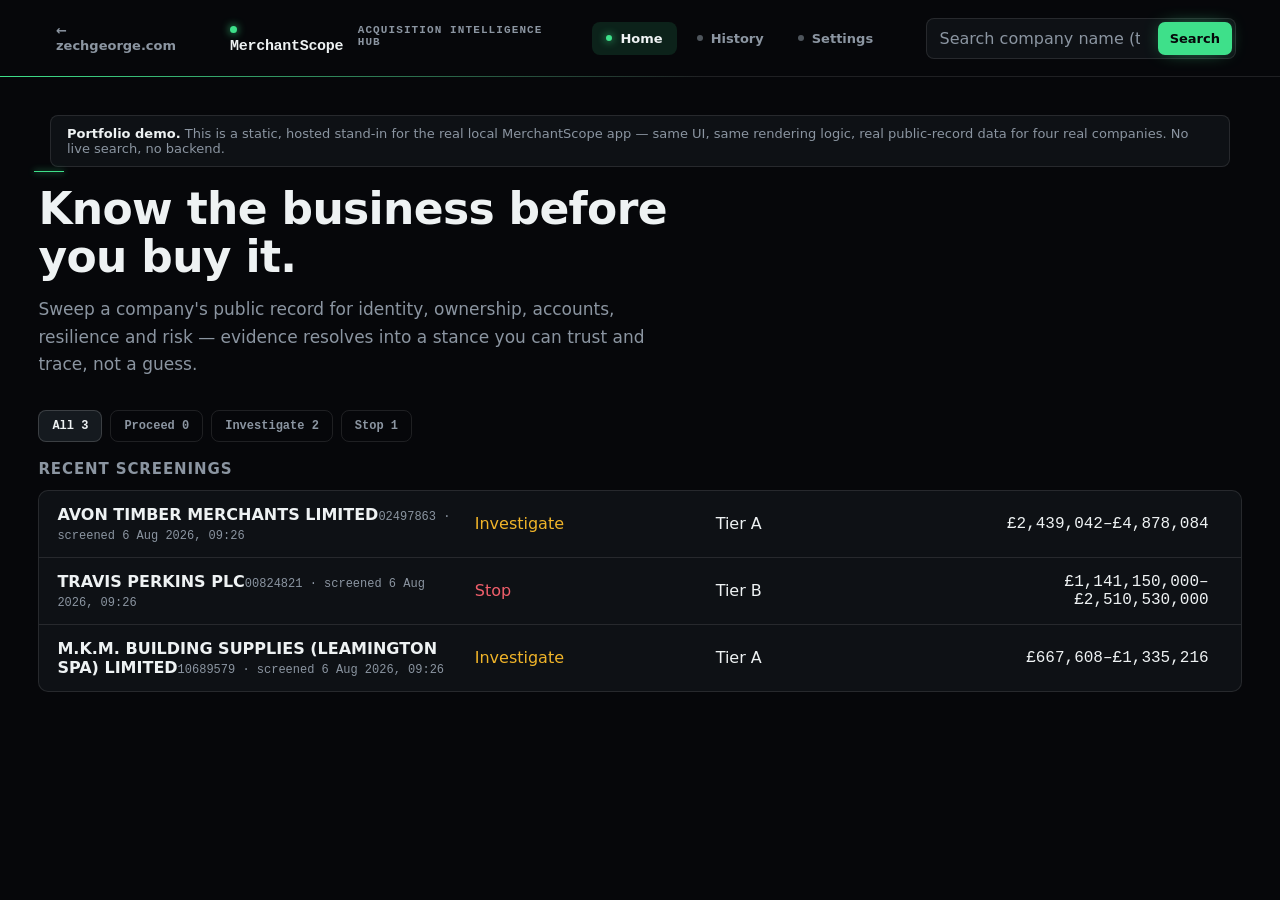
<file: merchantscope.html>
<!doctype html>
<html lang="en">
<head>
  <meta charset="utf-8">
  <meta name="viewport" content="width=device-width, initial-scale=1">
  <meta name="description" content="MerchantScope — an interactive portfolio demo of a real acquisition-screening tool, using real UK Companies House data.">
  <link rel="icon" type="image/png" href="favicon.png">
  <title>MerchantScope — Acquisition Intelligence Hub | Zech George</title>
  <link rel="stylesheet" href="merchantscope/styles.css">
  <style>
    .portfolio-back { display: flex; align-items: center; gap: 8px; color: var(--muted); text-decoration: none; font-size: 13px; font-weight: 600; padding: 9px 12px; border-radius: 8px; }
    .portfolio-back:hover, .portfolio-back:focus-visible { color: var(--ink); background: rgba(255,255,255,.04); }
    .demo-banner { max-width: 1180px; margin: 0 auto 18px; padding: 10px 16px; border: 1px solid var(--line); border-radius: 8px; background: var(--surface); color: var(--muted); font-size: 13px; }
    .demo-banner strong { color: var(--ink); }
  </style>
</head>
<body>
  <div class="shell">
    <header class="topbar">
      <a class="portfolio-back" href="projects.html">&larr; zechgeorge.com</a>
      <a class="brand" href="#/" data-link aria-label="MerchantScope — Acquisition Intelligence Hub, home">
        <span class="brand-mark">MerchantScope</span>
        <span class="brand-desc">Acquisition Intelligence Hub</span>
      </a>
      <nav class="topnav" aria-label="Primary">
        <a href="#/" data-link data-route="home"><i class="rail-dot" aria-hidden="true"></i><span class="label-text">Home</span></a>
        <a href="#/history" data-link data-route="history"><i class="rail-dot" aria-hidden="true"></i><span class="label-text">History</span></a>
        <a href="#/settings" data-link data-route="settings"><i class="rail-dot" aria-hidden="true"></i><span class="label-text">Settings</span></a>
      </nav>
      <div id="topbar-search-anchor" class="topbar-search">
        <div id="search-combobox" class="search-combobox">
          <form id="search-form" class="search">
            <label class="sr-only" for="search-input">Company name or number</label>
            <input id="search-input" name="q" autocomplete="off" placeholder="Search company name (try &quot;keyline&quot;)" required role="combobox" aria-autocomplete="list" aria-controls="search-results" aria-expanded="false">
            <button type="submit">Search</button>
          </form>
          <section id="search-results" class="results hidden" role="listbox" aria-label="Search results" aria-live="polite"></section>
        </div>
      </div>
    </header>

    <main class="view">
      <section id="page-home" class="page">
        <div class="demo-banner"><strong>Portfolio demo.</strong> This is a static, hosted stand-in for the real local MerchantScope app — same UI, same rendering logic, real public-record data for four real companies. No live search, no backend.</div>
        <div class="home-hero">
          <h1>Know the business before you buy it.</h1>
          <p class="hero-copy">Sweep a company's public record for identity, ownership, accounts, resilience and risk — evidence resolves into a stance you can trust and trace, not a guess.</p>
        </div>
        <div id="dash-filters" class="filter-row" role="group" aria-label="Filter recent screenings by stance"></div>
        <div id="dash-recent" class="dash-recent">
          <h2>Recent screenings</h2>
          <div id="dash-recent-list"></div>
        </div>
      </section>

      <section id="page-history" class="page hidden">
        <h1>All screenings</h1>
        <p class="hint" style="margin: 8px 0 20px">Every company screened in this demo, most recent first.</p>
        <div class="history-actions"><button id="history-clear-all" type="button" class="secondary">Clear all</button></div>
        <div id="history-list"></div>
      </section>

      <section id="page-settings" class="page hidden settings-view">
        <h1>Defaults and connection</h1>
        <div class="demo-banner">These settings are shown for completeness but aren't wired up in this hosted demo — nothing here changes what you see.</div>
        <div class="settings-section">
          <div id="credential-panel" class="credential-panel">
            <div>
              <h2 id="credential-title">Companies House REST key</h2>
              <p id="credential-status" class="hint">Not applicable — this demo uses baked-in data, not a live API key.</p>
            </div>
            <form id="credential-form" class="credential-form">
              <label for="credential-input">REST API key</label>
              <input id="credential-input" name="apiKey" type="password" autocomplete="new-password" maxlength="512">
              <button id="credential-save" type="button">Save and verify</button>
              <button id="credential-remove" type="button" class="secondary">Remove saved key</button>
            </form>
          </div>
        </div>
        <div class="settings-section">
          <h2>Default screening assumptions</h2>
          <p class="section-lead">These are the only valuation assumptions used — save changes here, then reload a report to see them applied.</p>
          <form id="defaults-form" class="defaults-form">
            <label>Earnings multiple low<input name="earningsMultipleLow" type="number" step=".1" min="0" value="3.0"></label>
            <label>Earnings multiple high<input name="earningsMultipleHigh" type="number" step=".1" min="0" value="6.0"></label>
            <label>Revenue multiple low<input name="revenueMultipleLow" type="number" step=".05" min="0" value="0.25"></label>
            <label>Revenue multiple high<input name="revenueMultipleHigh" type="number" step=".05" min="0" value="0.55"></label>
            <label>Preferred EV minimum<input name="preferredEvMin" type="number" step="50000" min="0"></label>
            <label>Preferred EV maximum<input name="preferredEvMax" type="number" step="50000" min="0"></label>
            <label>Hard EV ceiling<input name="hardEvCeiling" type="number" step="50000" min="0"></label>
            <button class="primary" type="submit">Save defaults</button>
          </form>
          <p id="defaults-save-note" class="settings-save-note hidden">Saved.</p>
        </div>
      </section>

      <section id="page-report" class="page hidden">
        <section id="status" class="status" aria-live="polite"></section>
        <div id="workspace" class="hidden">
          <div class="report-tabs" role="tablist" aria-label="Report view">
            <button type="button" class="report-tab active" data-tab="initial" role="tab" aria-selected="true" aria-controls="tab-panel-initial" id="tab-initial">Initial review</button>
            <button type="button" class="report-tab" data-tab="deepdive" role="tab" aria-selected="false" aria-controls="tab-panel-deepdive" id="tab-deepdive">Deep dive</button>
          </div>
          <div id="tab-panel-initial" class="tab-panel" role="tabpanel" aria-labelledby="tab-initial">
            <div class="workspace">
              <aside class="side-nav" aria-label="Company review sections">
                <nav>
                  <a href="#brief">01 Decision brief</a>
                  <a href="#story">02 Company story</a>
                  <a href="#governance">03 Ownership</a>
                  <a href="#financials">04 Financials</a>
                  <a href="#resilience">05 Resilience</a>
                  <a href="#account-reconciliation">06 Automated reconciliation</a>
                  <a href="#risks">07 Risk register</a>
                  <a href="#valuation">08 Valuation</a>
                  <a href="#diligence">09 Diligence plan</a>
                  <a href="#sources">10 Sources</a>
                  <a href="#news">11 News &amp; mentions</a>
                </nav>
                <button type="button" id="export-summary-nav" class="export-button side-nav-export">Export report</button>
              </aside>
              <article id="report"></article>
            </div>
          </div>
          <div id="tab-panel-deepdive" class="tab-panel hidden" role="tabpanel" aria-labelledby="tab-deepdive">
            <div class="workspace">
              <aside class="side-nav" aria-label="Deep Dive sections">
                <nav id="deep-dive-nav"></nav>
                <button type="button" id="add-accounts-nav" class="export-button side-nav-export side-nav-preview">Add accounts</button>
              </aside>
              <article id="deep-dive-report">
                <section class="section">
                  <h2>Phase two — the target's own books</h2>
                  <p class="section-lead">No accounts connected for this target yet. Connect a source, or preview the finished capability with a worked example.</p>
                  <p class="empty-note">Use "Add accounts" in the panel on the left to get started.</p>
                </section>
              </article>
            </div>
          </div>
        </div>
      </section>
    </main>
  </div>
  <script type="module" src="merchantscope/app.js"></script>
</body>
</html>
</file>
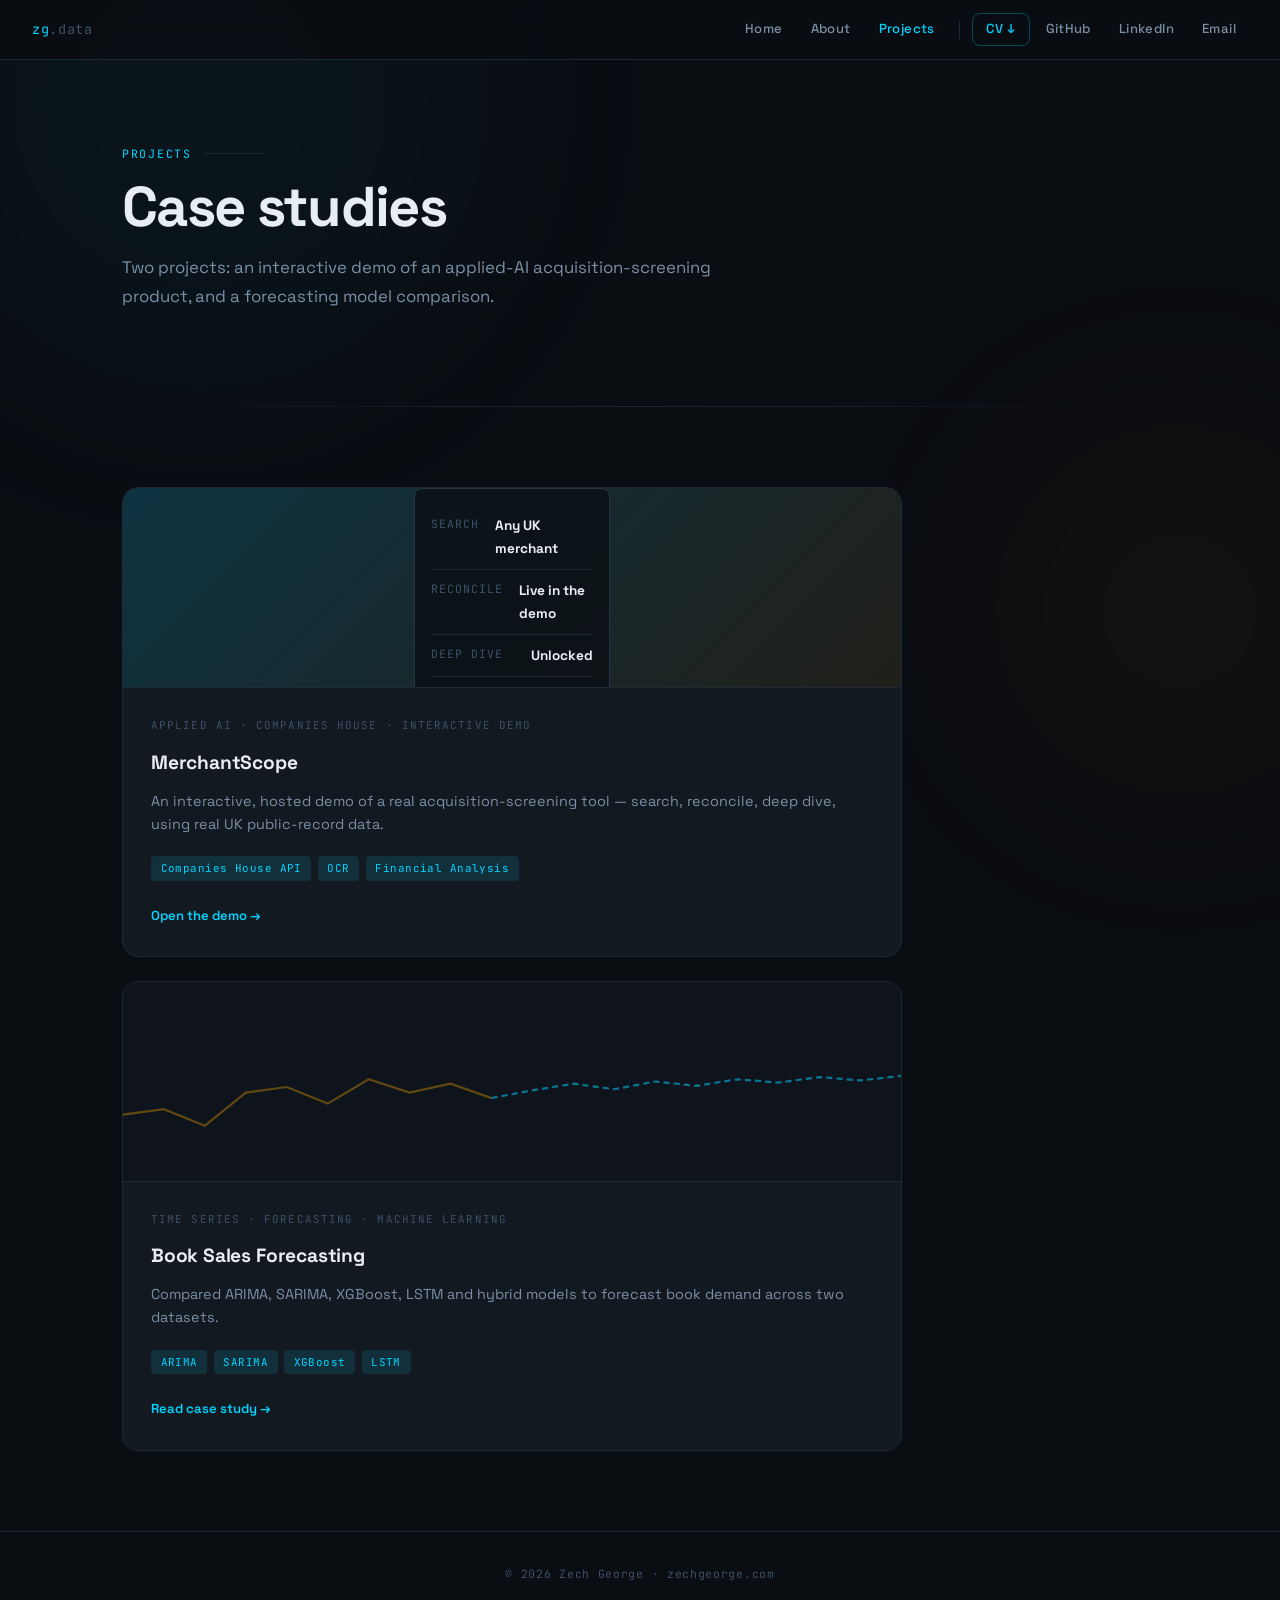
<file: projects.html>
<!DOCTYPE html>
<html lang="en">
<head>
  <meta charset="UTF-8">
  <meta name="viewport" content="width=device-width, initial-scale=1.0">
  <title>Projects | Zech George</title>
  <meta name="description" content="Forecasting and applied-AI project case studies by Zech George.">
  <link rel="icon" type="image/png" href="favicon.png">
  <link rel="stylesheet" href="style.css">
</head>
<body>

  <div class="bg-glow bg-glow-1"></div>
  <div class="bg-glow bg-glow-2"></div>

  <nav class="top-nav">
    <a href="index.html" class="nav-logo">zg<span>.data</span></a>
    <div class="nav-links">
      <a href="index.html">Home</a>
      <a href="about.html">About</a>
      <a href="projects.html" class="active">Projects</a>
      <div class="nav-divider"></div>
      <a href="Zech_George_CV.pdf" download class="nav-cta">CV &darr;</a>
      <a href="https://github.com/zechvincent-lab/Projects" target="_blank">GitHub</a>
      <a href="https://www.linkedin.com/in/zech-george/" target="_blank">LinkedIn</a>
      <a href="mailto:zech.vincent@gmail.com">Email</a>
    </div>
  </nav>

  <div class="page-wrap" style="position:relative;z-index:1;">

    <header class="detail-header">
      <div class="section-label">Projects</div>
      <h1>Case studies</h1>
      <p class="detail-sub">Two projects: an interactive demo of an applied-AI acquisition-screening product, and a forecasting model comparison.</p>
    </header>

    <div class="divider"></div>

    <section>
      <a href="merchantscope.html" class="project-card" style="max-width:780px;">
        <div class="card-vis merchant-card-vis">
          <div class="merchant-mini-ui">
            <div class="mini-row"><span>Search</span><strong>Any UK merchant</strong></div>
            <div class="mini-row"><span>Reconcile</span><strong>Live in the demo</strong></div>
            <div class="mini-row"><span>Deep dive</span><strong>Unlocked</strong></div>
            <div class="mini-progress"><span></span></div>
          </div>
        </div>
        <div class="card-body">
          <div class="card-meta">Applied AI &middot; Companies House &middot; Interactive demo</div>
          <h3 class="card-title">MerchantScope</h3>
          <p class="card-desc">An interactive, hosted demo of a real acquisition-screening tool &mdash; search, reconcile, deep dive, using real UK public-record data.</p>
          <div class="card-chips">
            <span class="chip">Companies House API</span>
            <span class="chip">OCR</span>
            <span class="chip">Financial Analysis</span>
          </div>
          <span class="card-link">Open the demo &rarr;</span>
        </div>
      </a>

      <a href="book-forecasting.html" class="project-card" style="max-width:780px;margin-top:1.5rem;">
        <div class="card-vis">
          <svg viewBox="0 0 760 180" xmlns="http://www.w3.org/2000/svg" width="100%" height="100%" preserveAspectRatio="none">
            <polyline points="0,120 40,115 80,130 120,100 160,95 200,110 240,88 280,100 320,92 360,105" fill="none" stroke="#f0a500" stroke-width="2" opacity="0.6"/>
            <polyline points="360,105 400,98 440,92 480,97 520,90 560,94 600,88 640,91 680,86 720,89 760,85" fill="none" stroke="#00d4ff" stroke-width="2" stroke-dasharray="6 4" opacity="0.85"/>
          </svg>
        </div>
        <div class="card-body">
          <div class="card-meta">Time Series &middot; Forecasting &middot; Machine Learning</div>
          <h3 class="card-title">Book Sales Forecasting</h3>
          <p class="card-desc">Compared ARIMA, SARIMA, XGBoost, LSTM and hybrid models to forecast book demand across two datasets.</p>
          <div class="card-chips">
            <span class="chip">ARIMA</span>
            <span class="chip">SARIMA</span>
            <span class="chip">XGBoost</span>
            <span class="chip">LSTM</span>
          </div>
          <span class="card-link">Read case study &rarr;</span>
        </div>
      </a>
    </section>

  </div>

  <footer>
    <p>&copy; 2026 <a href="index.html">Zech George</a> &middot; zechgeorge.com</p>
  </footer>

</body>
</html>
</file>
<file: style.css>
/* ============================================================
   ZECH GEORGE — PORTFOLIO
   Palette: deep obsidian bg, electric cyan accent, warm amber
   secondary, cool slate text
   ============================================================ */

@import url('https://fonts.googleapis.com/css2?family=Space+Grotesk:wght@300;400;500;600;700&family=JetBrains+Mono:wght@300;400;500&display=swap');

/* ── Tokens ─────────────────────────────────────────────── */
:root {
  --bg:           #0a0d12;
  --bg-elevated:  #0f141c;
  --bg-card:      #131920;
  --bg-card-hover:#17202b;
  --border:       #1e2a38;
  --border-light: #253345;

  --cyan:         #00d4ff;
  --cyan-dim:     rgba(0, 212, 255, 0.12);
  --cyan-glow:    rgba(0, 212, 255, 0.25);
  --amber:        #f0a500;
  --amber-dim:    rgba(240, 165, 0, 0.12);

  --text-primary:   #e8edf5;
  --text-secondary: #7a8fa6;
  --text-muted:     #3d5068;

  --font-display: 'Space Grotesk', sans-serif;
  --font-mono:    'JetBrains Mono', monospace;

  --radius:    8px;
  --radius-lg: 16px;
  --transition: 0.2s ease;
}

/* ── Reset ───────────────────────────────────────────────── */
*, *::before, *::after { box-sizing: border-box; margin: 0; padding: 0; }

html { scroll-behavior: smooth; }

body {
  background: var(--bg);
  color: var(--text-primary);
  font-family: var(--font-display);
  font-size: 16px;
  line-height: 1.7;
  min-height: 100vh;
  -webkit-font-smoothing: antialiased;
}

/* ── Nav ─────────────────────────────────────────────────── */
.top-nav {
  position: fixed;
  top: 0; left: 0; right: 0;
  z-index: 100;
  background: rgba(10, 13, 18, 0.85);
  backdrop-filter: blur(14px);
  border-bottom: 1px solid var(--border);
  padding: 0 2rem;
  height: 60px;
  display: flex;
  align-items: center;
  justify-content: space-between;
}

.nav-logo {
  font-family: var(--font-mono);
  font-size: 0.85rem;
  color: var(--cyan);
  text-decoration: none;
  letter-spacing: 0.05em;
}
.nav-logo span { color: var(--text-muted); }

.nav-links {
  display: flex;
  align-items: center;
  gap: 0.25rem;
}

.nav-links a {
  color: var(--text-secondary);
  text-decoration: none;
  font-size: 0.82rem;
  font-weight: 500;
  padding: 0.35rem 0.75rem;
  border-radius: var(--radius);
  transition: color var(--transition), background var(--transition);
  letter-spacing: 0.03em;
}
.nav-links a:hover { color: var(--text-primary); background: var(--bg-card); }
.nav-links a.active { color: var(--cyan); }

.nav-divider {
  width: 1px;
  height: 18px;
  background: var(--border);
  margin: 0 0.5rem;
}

.nav-links a.nav-cta {
  color: var(--cyan);
  border: 1px solid rgba(0,212,255,0.3);
  padding: 0.3rem 0.85rem;
}
.nav-links a.nav-cta:hover {
  background: var(--cyan-dim);
  color: var(--cyan);
}

/* ── Layout ──────────────────────────────────────────────── */
.page-wrap {
  max-width: 1100px;
  margin: 0 auto;
  padding: 0 2rem;
}

/* ── Hero ────────────────────────────────────────────────── */
.hero {
  min-height: 100vh;
  display: flex;
  flex-direction: column;
  justify-content: center;
  padding: 8rem 2rem 5rem;
  max-width: 1100px;
  margin: 0 auto;
  position: relative;
}

.hero-eyebrow {
  font-family: var(--font-mono);
  font-size: 0.78rem;
  color: var(--cyan);
  letter-spacing: 0.15em;
  text-transform: uppercase;
  margin-bottom: 1.5rem;
  display: flex;
  align-items: center;
  gap: 0.75rem;
}
.hero-eyebrow::before {
  content: '';
  display: inline-block;
  width: 32px;
  height: 1px;
  background: var(--cyan);
}

.hero h1 {
  font-size: clamp(3rem, 7vw, 5.5rem);
  font-weight: 700;
  line-height: 1.05;
  letter-spacing: -0.03em;
  margin-bottom: 1.5rem;
  color: var(--text-primary);
}

.hero h1 .accent {
  color: var(--cyan);
  position: relative;
}

.hero-sub {
  font-size: 1.15rem;
  color: var(--text-secondary);
  max-width: 540px;
  line-height: 1.65;
  margin-bottom: 2.5rem;
}

.hero-tags {
  display: flex;
  flex-wrap: wrap;
  gap: 0.6rem;
  margin-bottom: 3rem;
}

.tag {
  font-family: var(--font-mono);
  font-size: 0.72rem;
  padding: 0.3rem 0.75rem;
  border-radius: 999px;
  border: 1px solid var(--border-light);
  color: var(--text-secondary);
  letter-spacing: 0.05em;
  transition: border-color var(--transition), color var(--transition);
}
.tag:hover { border-color: var(--cyan); color: var(--cyan); }

.hero-actions {
  display: flex;
  flex-wrap: wrap;
  gap: 1rem;
  align-items: center;
}

/* ── Buttons ─────────────────────────────────────────────── */
.btn-primary {
  display: inline-flex;
  align-items: center;
  gap: 0.5rem;
  background: var(--cyan);
  color: var(--bg);
  font-family: var(--font-display);
  font-size: 0.85rem;
  font-weight: 600;
  padding: 0.75rem 1.5rem;
  border-radius: var(--radius);
  text-decoration: none;
  transition: opacity var(--transition), transform var(--transition);
  letter-spacing: 0.02em;
}
.btn-primary:hover { opacity: 0.88; transform: translateY(-1px); }

.btn-ghost {
  display: inline-flex;
  align-items: center;
  gap: 0.5rem;
  color: var(--text-secondary);
  font-size: 0.85rem;
  font-weight: 500;
  padding: 0.75rem 1.25rem;
  border-radius: var(--radius);
  border: 1px solid var(--border-light);
  text-decoration: none;
  transition: border-color var(--transition), color var(--transition), background var(--transition);
  letter-spacing: 0.02em;
}
.btn-ghost:hover {
  border-color: var(--cyan);
  color: var(--cyan);
  background: var(--cyan-dim);
}

/* ── Section base ────────────────────────────────────────── */
section {
  padding: 5rem 0;
}

.section-label {
  font-family: var(--font-mono);
  font-size: 0.72rem;
  color: var(--cyan);
  letter-spacing: 0.15em;
  text-transform: uppercase;
  margin-bottom: 0.75rem;
  display: flex;
  align-items: center;
  gap: 0.75rem;
}
.section-label::after {
  content: '';
  flex: 1;
  height: 1px;
  background: var(--border);
  max-width: 60px;
}

.section-title {
  font-size: clamp(1.8rem, 3vw, 2.4rem);
  font-weight: 700;
  letter-spacing: -0.02em;
  margin-bottom: 1rem;
  color: var(--text-primary);
}

.section-desc {
  color: var(--text-secondary);
  max-width: 560px;
  margin-bottom: 3rem;
  font-size: 1rem;
}

/* ── Divider ─────────────────────────────────────────────── */
.divider {
  height: 1px;
  background: linear-gradient(to right, transparent, var(--border), transparent);
  margin: 0;
}

/* ── Project Card ────────────────────────────────────────── */
.project-card {
  background: var(--bg-card);
  border: 1px solid var(--border);
  border-radius: var(--radius-lg);
  overflow: hidden;
  transition: border-color var(--transition), transform var(--transition), box-shadow var(--transition);
  text-decoration: none;
  display: block;
  color: inherit;
}
.project-card:hover {
  border-color: var(--border-light);
  transform: translateY(-3px);
  box-shadow: 0 16px 48px rgba(0,0,0,0.4), 0 0 0 1px var(--border-light);
}

.card-vis {
  height: 200px;
  background: var(--bg-elevated);
  border-bottom: 1px solid var(--border);
  display: flex;
  align-items: center;
  justify-content: center;
  position: relative;
  overflow: hidden;
}

/* Animated sparkline in the card visual area */
.card-vis svg {
  opacity: 0.6;
}

.card-body {
  padding: 1.75rem;
}

.card-meta {
  font-family: var(--font-mono);
  font-size: 0.68rem;
  color: var(--text-muted);
  letter-spacing: 0.1em;
  text-transform: uppercase;
  margin-bottom: 0.75rem;
}

.card-title {
  font-size: 1.2rem;
  font-weight: 700;
  margin-bottom: 0.65rem;
  letter-spacing: -0.01em;
}

.card-desc {
  font-size: 0.9rem;
  color: var(--text-secondary);
  line-height: 1.6;
  margin-bottom: 1.25rem;
}

.card-chips {
  display: flex;
  flex-wrap: wrap;
  gap: 0.4rem;
  margin-bottom: 1.25rem;
}
.chip {
  font-family: var(--font-mono);
  font-size: 0.68rem;
  padding: 0.2rem 0.6rem;
  background: var(--cyan-dim);
  color: var(--cyan);
  border-radius: 4px;
  letter-spacing: 0.04em;
}

.card-link {
  display: inline-flex;
  align-items: center;
  gap: 0.4rem;
  font-size: 0.82rem;
  font-weight: 600;
  color: var(--cyan);
  text-decoration: none;
}
.card-link:hover { opacity: 0.75; }

/* ── Skills / Tools grid ─────────────────────────────────── */
.tools-grid {
  display: grid;
  grid-template-columns: repeat(auto-fill, minmax(140px, 1fr));
  gap: 1rem;
}
.tool-item {
  background: var(--bg-card);
  border: 1px solid var(--border);
  border-radius: var(--radius);
  padding: 1rem 1.25rem;
  display: flex;
  align-items: center;
  gap: 0.65rem;
  font-size: 0.85rem;
  font-weight: 500;
  transition: border-color var(--transition), background var(--transition);
}
.tool-item:hover {
  border-color: var(--border-light);
  background: var(--bg-card-hover);
}
.tool-icon {
  font-family: var(--font-mono);
  font-size: 0.7rem;
  color: var(--cyan);
  min-width: 24px;
}

/* ── About page specifics ────────────────────────────────── */
.about-grid {
  display: grid;
  grid-template-columns: 1fr 1fr;
  gap: 3rem;
  align-items: start;
}
@media (max-width: 700px) { .about-grid { grid-template-columns: 1fr; } }

.bio-block p {
  color: var(--text-secondary);
  margin-bottom: 1.1rem;
  font-size: 1rem;
  line-height: 1.75;
}
.bio-block p strong { color: var(--text-primary); font-weight: 600; }

.timeline {
  display: flex;
  flex-direction: column;
  gap: 0;
}
.timeline-item {
  display: grid;
  grid-template-columns: 1px 1fr;
  gap: 0 1.5rem;
  position: relative;
}
.timeline-line {
  background: var(--border);
  position: relative;
}
.timeline-line::before {
  content: '';
  position: absolute;
  top: 6px; left: 50%;
  transform: translateX(-50%);
  width: 8px; height: 8px;
  border-radius: 50%;
  background: var(--cyan);
  box-shadow: 0 0 8px var(--cyan-glow);
}
.timeline-content {
  padding-bottom: 2.5rem;
}
.timeline-year {
  font-family: var(--font-mono);
  font-size: 0.68rem;
  color: var(--text-muted);
  letter-spacing: 0.1em;
  text-transform: uppercase;
  margin-bottom: 0.25rem;
}
.timeline-role {
  font-weight: 600;
  font-size: 0.95rem;
  margin-bottom: 0.2rem;
}
.timeline-org {
  font-size: 0.82rem;
  color: var(--cyan);
  margin-bottom: 0.6rem;
}
.timeline-desc {
  font-size: 0.85rem;
  color: var(--text-secondary);
  line-height: 1.6;
}

/* ── Project detail page ─────────────────────────────────── */
.detail-header {
  padding: 9rem 0 4rem;
}
.detail-header h1 {
  font-size: clamp(2rem, 5vw, 3.5rem);
  font-weight: 700;
  letter-spacing: -0.03em;
  line-height: 1.1;
  margin-bottom: 1rem;
}
.detail-sub {
  font-size: 1.05rem;
  color: var(--text-secondary);
  max-width: 640px;
  margin-bottom: 2rem;
}
.detail-chips { display: flex; flex-wrap: wrap; gap: 0.5rem; margin-bottom: 2rem; }

.detail-body {
  max-width: 780px;
  padding-bottom: 6rem;
}
.detail-body h2 {
  font-size: 1.3rem;
  font-weight: 700;
  letter-spacing: -0.01em;
  margin: 3rem 0 0.9rem;
  color: var(--text-primary);
  padding-top: 2rem;
  border-top: 1px solid var(--border);
}
.detail-body h2:first-child { border-top: none; margin-top: 0; }
.detail-body p {
  color: var(--text-secondary);
  margin-bottom: 1rem;
  font-size: 0.97rem;
  line-height: 1.75;
}
.detail-body ul {
  list-style: none;
  margin: 0.5rem 0 1rem;
  display: flex;
  flex-direction: column;
  gap: 0.5rem;
}
.detail-body ul li {
  color: var(--text-secondary);
  font-size: 0.95rem;
  padding-left: 1.25rem;
  position: relative;
}
.detail-body ul li::before {
  content: '→';
  position: absolute;
  left: 0;
  color: var(--cyan);
  font-family: var(--font-mono);
}

.detail-stat-row {
  display: grid;
  grid-template-columns: repeat(auto-fit, minmax(160px, 1fr));
  gap: 1rem;
  margin: 2rem 0;
}
.detail-stat {
  background: var(--bg-card);
  border: 1px solid var(--border);
  border-radius: var(--radius);
  padding: 1.25rem;
}
.detail-stat .stat-val {
  font-family: var(--font-mono);
  font-size: 1.5rem;
  font-weight: 500;
  color: var(--amber);
  display: block;
  margin-bottom: 0.25rem;
}
.detail-stat .stat-label {
  font-size: 0.78rem;
  color: var(--text-muted);
  letter-spacing: 0.06em;
  text-transform: uppercase;
}

.model-comparison {
  background: var(--bg-card);
  border: 1px solid var(--border);
  border-radius: var(--radius-lg);
  overflow: hidden;
  margin: 2rem 0;
}
.model-comparison table {
  width: 100%;
  border-collapse: collapse;
  font-size: 0.85rem;
}
.model-comparison th {
  background: var(--bg-elevated);
  padding: 0.85rem 1.25rem;
  text-align: left;
  font-family: var(--font-mono);
  font-size: 0.7rem;
  color: var(--text-muted);
  letter-spacing: 0.08em;
  text-transform: uppercase;
  border-bottom: 1px solid var(--border);
}
.model-comparison td {
  padding: 0.85rem 1.25rem;
  border-bottom: 1px solid var(--border);
  color: var(--text-secondary);
}
.model-comparison tr:last-child td { border-bottom: none; }
.model-comparison tr:hover td { background: var(--bg-card-hover); }
.mape-best { color: var(--cyan); font-weight: 600; }
.mape-good { color: var(--amber); }

.pipeline-steps {
  display: flex;
  flex-direction: column;
  gap: 0;
  margin: 1.5rem 0;
}
.pipeline-step {
  display: flex;
  gap: 1.25rem;
  align-items: flex-start;
}
.step-num {
  font-family: var(--font-mono);
  font-size: 0.72rem;
  color: var(--text-muted);
  min-width: 2rem;
  padding-top: 0.2rem;
}
.step-body {
  border-left: 1px solid var(--border);
  padding: 0 0 1.75rem 1.25rem;
  flex: 1;
}
.pipeline-step:last-child .step-body { border-left: 1px solid transparent; }
.step-title {
  font-weight: 600;
  font-size: 0.9rem;
  margin-bottom: 0.25rem;
}
.step-desc {
  font-size: 0.85rem;
  color: var(--text-secondary);
  line-height: 1.6;
}

/* ── Social links row ────────────────────────────────────── */
.social-row {
  display: flex;
  gap: 0.75rem;
  flex-wrap: wrap;
}
.social-link {
  display: inline-flex;
  align-items: center;
  gap: 0.45rem;
  font-size: 0.82rem;
  font-weight: 500;
  color: var(--text-secondary);
  text-decoration: none;
  padding: 0.5rem 1rem;
  border: 1px solid var(--border);
  border-radius: var(--radius);
  transition: color var(--transition), border-color var(--transition), background var(--transition);
}
.social-link:hover { color: var(--cyan); border-color: var(--cyan); background: var(--cyan-dim); }

/* ── Footer ──────────────────────────────────────────────── */
footer {
  border-top: 1px solid var(--border);
  padding: 2rem;
  text-align: center;
  font-family: var(--font-mono);
  font-size: 0.72rem;
  color: var(--text-muted);
  letter-spacing: 0.06em;
}
footer a { color: var(--text-muted); text-decoration: none; }
footer a:hover { color: var(--cyan); }

/* ── Glow bg decoration ──────────────────────────────────── */
.bg-glow {
  position: fixed;
  pointer-events: none;
  z-index: 0;
  border-radius: 50%;
  filter: blur(120px);
  opacity: 0.04;
}
.bg-glow-1 {
  width: 600px; height: 600px;
  background: var(--cyan);
  top: -200px; left: -100px;
}
.bg-glow-2 {
  width: 400px; height: 400px;
  background: var(--amber);
  bottom: 10%; right: -100px;
}

/* ── Responsive ──────────────────────────────────────────── */
@media (max-width: 768px) {
  .top-nav { padding: 0 1rem; }
  .hero { padding: 7rem 1.25rem 4rem; }
  .page-wrap { padding: 0 1.25rem; }
  .detail-header { padding: 7rem 0 3rem; }
  .detail-stat-row { grid-template-columns: 1fr 1fr; }
}
@media (max-width: 480px) {
  .nav-links a:not(.nav-cta):not([href="index.html"]):not([href="about.html"]):not([href="projects.html"]):not([href="merchantscope.html"]) {
    display: none;
  }
}

/* ── MerchantScope case study ────────────────────────────── */
.merchant-hero {
  padding-bottom: 3rem;
}

.merchant-terminal {
  background:
    linear-gradient(135deg, rgba(0, 212, 255, 0.08), transparent 42%),
    linear-gradient(180deg, var(--bg-card), #0d131a);
  border: 1px solid var(--border);
  border-radius: var(--radius-lg);
  overflow: hidden;
  box-shadow: 0 24px 70px rgba(0,0,0,0.32);
  padding: 0;
}

.terminal-bar {
  height: 44px;
  display: flex;
  align-items: center;
  gap: 0.55rem;
  padding: 0 1rem;
  border-bottom: 1px solid var(--border);
  background: rgba(10, 13, 18, 0.72);
  color: var(--text-muted);
  font-family: var(--font-mono);
  font-size: 0.72rem;
}

.terminal-bar span {
  width: 10px;
  height: 10px;
  border-radius: 50%;
  background: var(--border-light);
}
.terminal-bar span:nth-child(1) { background: #ff5f56; }
.terminal-bar span:nth-child(2) { background: #ffbd2e; }
.terminal-bar span:nth-child(3) { background: #27c93f; }
.terminal-bar div { margin-left: 0.5rem; }

.merchant-preview-grid {
  display: grid;
  grid-template-columns: 1.15fr 0.85fr;
  gap: 1.5rem;
  padding: 1.5rem;
}

.merchant-command,
.merchant-score {
  border: 1px solid var(--border);
  border-radius: var(--radius);
  background: rgba(15, 20, 28, 0.76);
  padding: 1.25rem;
}

.merchant-command h2 {
  font-size: clamp(1.35rem, 3vw, 2rem);
  margin: 0.35rem 0 0.75rem;
}
.merchant-command p { color: var(--text-secondary); margin-bottom: 1.25rem; }

.merchant-progress,
.mini-progress {
  height: 8px;
  overflow: hidden;
  border-radius: 999px;
  background: var(--border);
}
.merchant-progress span,
.mini-progress span {
  display: block;
  height: 100%;
  width: 82%;
  background: linear-gradient(90deg, var(--cyan), var(--amber));
}

.merchant-steps {
  display: grid;
  grid-template-columns: repeat(2, minmax(0, 1fr));
  gap: 0.75rem;
  margin-top: 1.25rem;
}
.merchant-steps span {
  border: 1px solid var(--border);
  border-radius: var(--radius);
  padding: 0.75rem;
  color: var(--text-secondary);
  font-size: 0.82rem;
}

.merchant-score {
  display: grid;
  gap: 0.85rem;
}
.merchant-score div {
  border: 1px solid var(--border);
  border-radius: var(--radius);
  padding: 0.95rem;
  background: rgba(0, 212, 255, 0.04);
}
.merchant-score span,
.mini-row span {
  display: block;
  color: var(--text-muted);
  font-family: var(--font-mono);
  font-size: 0.72rem;
  letter-spacing: 0.08em;
  text-transform: uppercase;
}
.merchant-score strong {
  display: block;
  margin-top: 0.25rem;
  color: var(--text-primary);
  font-size: 1.25rem;
}

.merchant-card-vis {
  display: grid;
  place-items: center;
  min-height: 180px;
  background:
    linear-gradient(135deg, rgba(0, 212, 255, 0.16), rgba(240, 165, 0, 0.08)),
    var(--bg-elevated);
}

.merchant-mini-ui {
  width: min(420px, calc(100% - 2rem));
  border: 1px solid var(--border-light);
  border-radius: var(--radius);
  background: rgba(10, 13, 18, 0.78);
  padding: 1rem;
}
.mini-row {
  display: flex;
  justify-content: space-between;
  gap: 1rem;
  padding: 0.55rem 0;
  border-bottom: 1px solid var(--border);
}
.mini-row strong {
  color: var(--text-primary);
  font-size: 0.85rem;
}
.mini-progress { margin-top: 1rem; }

/* ============================================================
   FINAL POLISH — CASE STUDY, HOMEPAGE CARDS & RESPONSIVE FIXES
   ============================================================ */

/* ── Case study chart/image blocks ───────────────────────── */
.case-hero-visual {
  padding: 0 0 5rem;
}

.chart-card {
  background: var(--bg-card);
  border: 1px solid var(--border);
  border-radius: var(--radius-lg);
  overflow: hidden;
  box-shadow: 0 16px 48px rgba(0,0,0,0.22);
  transition: border-color var(--transition), transform var(--transition), box-shadow var(--transition);
}

.chart-card:hover {
  border-color: var(--border-light);
  transform: translateY(-2px);
  box-shadow: 0 20px 56px rgba(0,0,0,0.32);
}

.chart-card-header {
  display: flex;
  justify-content: space-between;
  gap: 1.5rem;
  align-items: flex-start;
  padding: 1.35rem 1.5rem;
  border-bottom: 1px solid var(--border);
  background: var(--bg-elevated);
}

.chart-card-header h2 {
  font-size: 1rem;
  line-height: 1.3;
  margin-top: 0.25rem;
  letter-spacing: -0.01em;
}

.chart-badge {
  font-family: var(--font-mono);
  font-size: 0.68rem;
  color: var(--cyan);
  border: 1px solid rgba(0,212,255,0.28);
  background: var(--cyan-dim);
  border-radius: 999px;
  padding: 0.35rem 0.7rem;
  white-space: nowrap;
}

.chart-card img {
  display: block;
  width: 100%;
  height: auto;
  background: #ffffff;
}

/* ── Insight / approach cards ────────────────────────────── */
.insight-grid {
  display: grid;
  grid-template-columns: repeat(3, 1fr);
  gap: 1rem;
  margin-top: 1.5rem;
}

.insight-card {
  background: var(--bg-card);
  border: 1px solid var(--border);
  border-radius: var(--radius);
  padding: 1.35rem;
  transition: border-color var(--transition), background var(--transition), transform var(--transition);
}

.insight-card:hover {
  border-color: var(--border-light);
  background: var(--bg-card-hover);
  transform: translateY(-2px);
}

.insight-number {
  font-family: var(--font-mono);
  font-size: 0.7rem;
  color: var(--cyan);
  display: block;
  margin-bottom: 0.75rem;
}

.insight-card h3 {
  font-size: 0.98rem;
  margin-bottom: 0.5rem;
  letter-spacing: -0.01em;
}

.insight-card p {
  color: var(--text-secondary);
  font-size: 0.88rem;
  line-height: 1.65;
}

/* ── Project/case study split layout ─────────────────────── */
.case-split {
  display: grid;
  grid-template-columns: 0.8fr 1.2fr;
  gap: 2rem;
  align-items: center;
}

.compact-stats {
  grid-template-columns: repeat(2, 1fr);
  margin-top: 1.5rem;
}

/* ── Better table handling ───────────────────────────────── */
.model-comparison {
  overflow-x: auto;
}

.model-comparison table {
  min-width: 680px;
}

/* ── Link focus states for accessibility ─────────────────── */
a:focus-visible,
button:focus-visible {
  outline: 2px solid var(--cyan);
  outline-offset: 3px;
}

/* ── Footer polish ───────────────────────────────────────── */
footer p {
  margin: 0;
}

/* ── Responsive final polish ─────────────────────────────── */
@media (max-width: 900px) {
  .about-grid,
  .case-split,
  .insight-grid,
  .merchant-preview-grid {
    grid-template-columns: 1fr;
  }

  .section-desc,
  .detail-sub,
  .hero-sub {
    max-width: 100%;
  }
}

@media (max-width: 768px) {
  .top-nav {
    height: auto;
    min-height: 60px;
    padding: 0.75rem 1rem;
    align-items: flex-start;
    gap: 0.75rem;
  }

  .nav-links {
    flex-wrap: wrap;
    justify-content: flex-end;
    row-gap: 0.35rem;
  }

  .nav-links a {
    font-size: 0.78rem;
    padding: 0.3rem 0.55rem;
  }

  .nav-divider {
    display: none;
  }

  section {
    padding: 4rem 0;
  }

  .hero {
    min-height: auto;
    padding-top: 8rem;
  }

  .hero h1 {
    font-size: clamp(2.6rem, 12vw, 4rem);
  }

  .detail-header {
    padding: 8rem 0 3rem;
  }

  .chart-card-header {
    flex-direction: column;
  }

  .detail-stat-row {
    grid-template-columns: 1fr 1fr;
  }
}

@media (max-width: 520px) {
  .page-wrap {
    padding: 0 1rem;
  }

  .hero-actions,
  .social-row {
    flex-direction: column;
    align-items: stretch;
  }

  .btn-primary,
  .btn-ghost,
  .social-link {
    justify-content: center;
  }

  .detail-stat-row,
  .compact-stats,
  .tools-grid {
    grid-template-columns: 1fr;
  }

  .chart-badge {
    white-space: normal;
  }

  .model-comparison {
    margin-left: -1rem;
    margin-right: -1rem;
    border-radius: 0;
  }
}

@media (max-width: 480px) {
  .nav-links a:not(.nav-cta):not([href="index.html"]):not([href="about.html"]):not([href="projects.html"]):not([href="merchantscope.html"]) {
    display: none;
  }
}
</file>
<file: merchantscope/styles.css>
:root {
  color-scheme: dark;
  --void: #06070a;
  --ink: #eef2f3;
  --muted: #8b95a1;
  --surface: #0e1115;
  --surface-2: #151a1f;
  --line: rgba(255,255,255,.1);
  --line-strong: rgba(255,255,255,.16);
  --signal: #3ee08a;
  --signal-dim: rgba(62,224,138,.12);
  --green: var(--signal);
  --lime: var(--signal);
  --amber: #f0b429;
  --red: #ef5f6b;
  --violet: #9b8cf2;
  --shadow: 0 24px 60px rgba(0,0,0,.55);
  --mono: ui-monospace, "SF Mono", "Cascadia Code", "Courier New", monospace;
  font-family: -apple-system, ui-sans-serif, system-ui, BlinkMacSystemFont, "Segoe UI", sans-serif;
}
* { box-sizing: border-box; }
html { scroll-behavior: smooth; }
body { margin: 0; background: var(--void); color: var(--ink); }
button, input { font: inherit; }
button { cursor: pointer; }

/* ============ App shell ============ */
.shell { display: flex; flex-direction: column; min-height: 100vh; }
.topbar { position: sticky; top: 0; z-index: 10; display: flex; align-items: center; gap: clamp(20px, 3vw, 40px);
  padding: 14px clamp(20px, 4vw, 44px); border-bottom: 1px solid var(--line); background: var(--void); }
.topbar::after { content: ""; position: absolute; left: 0; right: 0; bottom: -1px; height: 1px; background: linear-gradient(90deg, var(--signal), transparent 55%); }
.brand { color: inherit; text-decoration: none; display: flex; align-items: baseline; gap: 10px; font-weight: 700; }
.brand-mark { font-family: var(--mono); font-size: 15px; font-weight: 700; letter-spacing: -.02em; color: var(--ink); }
.brand-mark::before { content: ""; display: inline-block; width: 7px; height: 7px; border-radius: 50%; margin-right: 9px; background: var(--signal); box-shadow: 0 0 9px var(--signal); vertical-align: middle; }
.brand-desc { font-family: var(--mono); font-size: 11px; letter-spacing: .1em; text-transform: uppercase; color: var(--muted); }
.topnav { display: flex; align-items: center; gap: 6px; }
.topnav a { display: flex; align-items: center; gap: 8px; color: var(--muted); text-decoration: none; padding: 9px 14px; border-radius: 8px; font-size: 13px; font-weight: 600; }
.topnav a:hover, .topnav a:focus-visible { color: var(--ink); background: rgba(255,255,255,.04); }
.topnav a.active { color: var(--ink); background: var(--signal-dim); font-weight: 700; }
.topnav a .rail-dot { width: 6px; height: 6px; border-radius: 50%; background: currentColor; opacity: .55; flex: 0 0 auto; }
.topnav a.active .rail-dot { background: var(--signal); opacity: 1; box-shadow: 0 0 8px var(--signal); }
.topbar-search { margin-left: auto; width: min(340px, 100%); }
.topbar-search .search { padding: 3px; border-radius: 8px; }
.topbar-search .search input { padding: 7px 10px; }
.topbar-search .search button { padding: 7px 12px; font-size: 13px; }
.view { min-width: 0; flex: 1; padding: clamp(20px, 3vw, 44px); }
.page.hidden { display: none !important; }

h1 { margin: 0; max-width: 760px; font-size: clamp(28px, 4vw, 44px); line-height: 1.08; font-weight: 700; letter-spacing: -.015em; }
.hero-copy { max-width: 640px; margin: 16px 0 0; color: var(--muted); font-size: clamp(15px, 1.6vw, 17px); line-height: 1.6; }

/* ============ Home ============ */
.home-hero { position: relative; max-width: 680px; padding-bottom: 4px; }
.home-hero::before {
  content: ""; position: absolute; top: -14px; left: -4px; width: 30px; height: 1px;
  background: var(--signal); box-shadow: 0 0 6px var(--signal);
}
/* Filterable contact log: classification counts double as the filter for
   the recent-screenings list directly below them — there is no separate,
   read-only stats block. */
.filter-row { display: flex; flex-wrap: wrap; gap: 8px; margin: 28px 0 18px; }
.fchip {
  border: 1px solid var(--line); background: none; color: var(--muted); font-family: var(--mono);
  font-size: 12px; font-variant-numeric: tabular-nums; padding: 8px 13px; border-radius: 8px; font-weight: 700;
}
.fchip:hover, .fchip:focus-visible { border-color: var(--line-strong); color: var(--ink); }
.fchip.on { color: var(--ink); border-color: var(--line-strong); background: var(--surface-2); }
.fchip.class-locked.on { color: var(--signal); border-color: var(--signal); background: var(--signal-dim); }
.fchip.class-tracking.on { color: var(--amber); border-color: var(--amber); background: rgba(240,180,41,.1); }
.fchip.class-lost.on { color: var(--red); border-color: var(--red); background: rgba(239,95,107,.1); }
/* Readout strip: a bordered, seam-divided row of label+value pairs, used
   anywhere a group of related metrics reads as one instrument panel rather
   than a stack of individually-accented cards (report financial metrics
   reuse this — see .metrics/.metric below). */
.readout-strip { display: flex; flex-wrap: wrap; gap: 0; margin: 0 0 22px; border: 1px solid var(--line); border-radius: 10px; background: var(--surface); overflow: hidden; }
.readout-cell { flex: 1 1 140px; padding: 13px 16px; border-right: 1px solid var(--line); }
.readout-cell:last-child { border-right: 0; }
.readout-cell .n { display: block; font-family: var(--mono); font-variant-numeric: tabular-nums; font-size: 18px; font-weight: 700; }
.readout-cell .l { display: block; font-size: 11px; color: var(--muted); margin-top: 3px; }
.readout-cell.class-locked .n { color: var(--signal); }
.readout-cell.class-tracking .n { color: var(--amber); }
.readout-cell.class-lost .n { color: var(--red); }
/* Standard accounting convention, not a status colour: a negative figure
   already reads as negative from its leading minus, red just reinforces it
   at a glance in a dense readout row. */
.readout-cell .n.negative { color: var(--red); }
.dash-recent h2 { font-size: 15px; margin: 0 0 12px; font-weight: 700; color: var(--muted); text-transform: uppercase; letter-spacing: .06em; }
.recent-list { background: var(--surface); border: 1px solid var(--line); border-radius: 10px; overflow: hidden; }
.recent-row { display: grid; grid-template-columns: 1.6fr .9fr .9fr 1fr auto; gap: 14px; align-items: center; padding: 14px 18px; border-bottom: 1px solid var(--line); cursor: pointer; }
.recent-row:last-child { border-bottom: 0; }
.recent-row:hover, .recent-row:focus-visible { background: rgba(62,224,138,.05); }
.recent-row .rr-name { font-weight: 700; }
.recent-row .rr-meta { color: var(--muted); font-size: 12px; margin-top: 2px; font-family: var(--mono); }
.recent-row .rr-val { font-family: var(--mono); font-variant-numeric: tabular-nums; text-align: right; }
.empty-note { color: var(--muted); padding: 22px 18px; }

/* ============ Search ============ */
.search-combobox { position: relative; max-width: 830px; }
.search { width: 100%; display: grid; grid-template-columns: 1fr auto; gap: 8px; padding: 6px; border-radius: 10px; background: var(--surface); border: 1px solid var(--line); }
.search:focus-within { border-color: var(--signal); box-shadow: 0 0 0 3px var(--signal-dim); }
.search input { min-width: 0; border: 0; background: none; padding: 12px 14px; color: var(--ink); outline: none; }
.search input::placeholder { color: var(--muted); }
.search button, .primary { border: 0; border-radius: 7px; padding: 12px 18px; background: var(--signal); color: var(--void); font-weight: 700; box-shadow: 0 0 20px -8px var(--signal); }
.hint { color: var(--muted); font-size: 13px; }
.results { position: absolute; z-index: 20; inset: calc(100% + 8px) 0 auto; max-height: min(430px, 55vh); overflow-y: auto; display: grid; gap: 0; padding: 6px; color: var(--ink); background: var(--surface-2); border: 1px solid var(--line); border-radius: 10px; box-shadow: var(--shadow); }
.result { width: 100%; display: grid; grid-template-columns: 1fr auto; gap: 18px; text-align: left; background: none; border: 0; border-bottom: 1px solid var(--line); border-radius: 8px; padding: 12px 14px; color: inherit; }
.results .result:last-child { border-bottom: 0; }
.result:hover, .result:focus-visible { background: rgba(62,224,138,.06); }
.result strong { display: block; margin-bottom: 5px; }
.result small { color: var(--muted); }
.hidden { display: none !important; }

/* ============ Settings ============ */
.settings-view { max-width: 900px; }
.settings-section { background: var(--surface); border: 1px solid var(--line); border-radius: 12px; padding: 22px 24px; margin-bottom: 20px; }
.settings-section h2 { font-size: 17px; margin: 0 0 4px; font-weight: 700; }
.settings-section .section-lead { margin-bottom: 18px; }
.credential-panel { padding: 0; display: grid; grid-template-columns: 1fr 1.4fr; gap: 24px; align-items: end; background: none; border: 0; border-radius: 0; }
.credential-panel h2 { margin: 0 0 5px; font-size: 17px; }
.credential-form { display: grid; grid-template-columns: minmax(180px, 1fr) auto auto; gap: 8px; align-items: end; }
.credential-form label { grid-column: 1 / -1; color: var(--muted); font-size: 12px; font-weight: 700; }
.credential-form input { min-width: 0; border: 1px solid var(--line); border-radius: 8px; padding: 12px; background: var(--surface-2); color: var(--ink); }
.credential-form button { border: 0; border-radius: 8px; padding: 12px 15px; background: var(--signal); color: var(--void); font-weight: 700; }
.credential-form .secondary { background: none; border: 1px solid var(--line); color: var(--ink); }
.credential-form button:disabled, .credential-form input:disabled { cursor: not-allowed; opacity: .5; }
.defaults-form { display: grid; grid-template-columns: 1fr 1fr; gap: 12px; }
.defaults-form label { color: var(--muted); font-size: 12px; }
.defaults-form input { width: 100%; margin-top: 5px; border: 1px solid var(--line); border-radius: 7px; padding: 9px; background: var(--surface-2); color: var(--ink); font-family: var(--mono); }
.defaults-form button { grid-column: 1 / -1; }
.settings-save-note { color: var(--signal); font-size: 13px; margin: 10px 0 0; }
.history-actions { display: flex; justify-content: flex-end; margin-bottom: 12px; }
.history-actions .secondary { border: 1px solid var(--line); border-radius: 8px; padding: 9px 14px; background: none; color: var(--ink); font-weight: 700; }
.history-actions .secondary:disabled { cursor: not-allowed; opacity: .5; }
.settings-save-note.error { color: var(--red); }

.status { max-width: 1180px; margin: 0 0 18px; color: var(--muted); }
.status.error { color: var(--red); }

.analysis-loading { min-height: min(420px, calc(100vh - 160px)); margin: 0; padding: clamp(32px, 9vw, 90px); display: flex; align-items: center; justify-content: center; gap: 22px; background: var(--surface); border: 1px solid var(--line); border-radius: 12px; }
.analysis-loading strong, .analysis-loading span { display: block; }
.analysis-loading strong { font-size: clamp(22px, 3vw, 32px); font-weight: 700; }
.analysis-loading span { max-width: 650px; margin-top: 12px; color: var(--muted); font-size: 15px; line-height: 1.5; }
/* Small inline spinner for minor async status (e.g. the news section);
   the full build-scene below is reserved for the one primary "resolving a
   company" moment so it isn't diluted into a generic loading affordance. */
.loading-spinner { width: 20px; height: 20px; flex: 0 0 20px; border: 3px solid var(--line); border-top-color: var(--signal); border-radius: 50%; animation: loading-spin .8s linear infinite; }
@keyframes loading-spin { to { transform: rotate(360deg); } }
/* The signature moment: a skyline of bars rising course by course, not a
   generic spinner and not a radar sweep — MerchantScope screens merchants
   who build things, so "resolving a company" reads as a building going up,
   which also doubles as accounts stacking. One authored motion. */
.build-scene {
  display: flex; align-items: flex-end; justify-content: center; gap: 5px;
  width: 60px; height: 60px; flex: 0 0 60px; padding: 10px 8px 0;
  border: 1px solid var(--line); border-radius: 10px; background: var(--surface-2);
}
.build-bar {
  width: 7px; background: var(--signal); border-radius: 1px 1px 0 0;
  transform-origin: bottom; animation: build-rise 2.1s cubic-bezier(.3,.7,.3,1) infinite;
}
.build-bar.b1 { height: 14px; animation-delay: 0s; }
.build-bar.b2 { height: 24px; animation-delay: .12s; }
.build-bar.b3 { height: 36px; animation-delay: .24s; }
.build-bar.b4 { height: 22px; animation-delay: .36s; }
.build-bar.b5 { height: 16px; animation-delay: .48s; }
@keyframes build-rise {
  0%, 15% { transform: scaleY(.12); }
  55%, 100% { transform: scaleY(1); }
}

.workspace { display: grid; grid-template-columns: 210px minmax(0, 1fr); gap: 36px; }
/* top offset clears the sticky top bar's own height (~64px) plus a gap, so
   the treeview stops just below it instead of scrolling out from underneath */
.side-nav { position: sticky; top: 84px; align-self: start; max-height: calc(100vh - 104px); overflow-y: auto; }
.side-nav nav { display: grid; gap: 5px; }
.side-nav a { display: flex; align-items: center; gap: 9px; color: var(--muted); text-decoration: none; padding: 8px 10px; border-radius: 6px; font-size: 13px; font-family: var(--mono); }
.side-nav a::before { content: ""; width: 5px; height: 5px; border-radius: 50%; background: currentColor; opacity: .45; flex: 0 0 auto; }
.side-nav a:hover, .side-nav a.active, .side-nav a[aria-current="location"] { color: var(--signal); background: var(--signal-dim); font-weight: 700; }
.side-nav a.active::before, .side-nav a[aria-current="location"]::before { opacity: 1; box-shadow: 0 0 6px var(--signal); }
/* The one bolder move on the report: the verdict stays pinned and visible
   the entire time a buyer is scrolling through evidence, at full
   conviction — company, stance, range and risk count never scroll away. */
.report-pin {
  position: sticky; top: 72px; z-index: 9; display: flex; align-items: center; gap: clamp(16px, 3vw, 36px);
  padding: 15px clamp(16px, 2.4vw, 26px); margin: 0 0 22px; background: var(--surface);
  border: 1px solid var(--line); border-bottom: 1px solid var(--signal); border-radius: 12px;
  box-shadow: 0 16px 32px -20px rgba(0,0,0,.7);
}
.report-pin-id { flex: 1 1 auto; min-width: 0; display: flex; flex-direction: column; gap: 2px; }
.report-pin-id strong { font-size: 15px; font-weight: 700; white-space: nowrap; overflow: hidden; text-overflow: ellipsis; }
.report-pin-number { font-family: var(--mono); font-size: 11px; color: var(--muted); }
.report-pin-stance { flex: 0 0 auto; display: flex; align-items: center; gap: 9px; font-family: var(--mono); font-size: clamp(18px, 2.2vw, 23px); font-weight: 800; letter-spacing: -.01em; white-space: nowrap; }
.report-pin-stance .pin-dot { width: 9px; height: 9px; border-radius: 50%; flex: 0 0 auto; }
.report-pin-stance.class-locked { color: var(--signal); }
.report-pin-stance.class-locked .pin-dot { background: var(--signal); box-shadow: 0 0 10px var(--signal); }
.report-pin-stance.class-tracking { color: var(--amber); }
.report-pin-stance.class-tracking .pin-dot { background: var(--amber); box-shadow: 0 0 10px var(--amber); }
.report-pin-stance.class-lost { color: var(--red); }
.report-pin-stance.class-lost .pin-dot { background: var(--red); box-shadow: 0 0 10px var(--red); }
.report-pin-metric { flex: 0 0 auto; display: flex; flex-direction: column; gap: 2px; }
.report-pin-metric .l { font-size: 11px; color: var(--muted); text-transform: uppercase; letter-spacing: .06em; }
.report-pin-metric .n { font-family: var(--mono); font-variant-numeric: tabular-nums; font-size: 16px; font-weight: 700; }
.report-pin-metric .n small { font-weight: 600; color: var(--muted); font-size: 11px; }
@media (max-width: 920px) {
  .report-pin { gap: 16px; }
  .report-pin-metric { display: none; }
}
.section { scroll-margin-top: 24px; margin-bottom: 22px; background: var(--surface); border: 1px solid var(--line); border-radius: 14px; padding: clamp(20px, 3vw, 34px); }
.section h2 { margin: 0 0 8px; font-size: clamp(19px, 2.2vw, 25px); font-weight: 700; letter-spacing: -.01em; }
.section-lead { margin: 0 0 22px; max-width: 74ch; color: var(--muted); line-height: 1.55; }
.company-head { display: flex; justify-content: space-between; gap: 24px; align-items: flex-start; }
.report-actions { display: flex; flex-direction: column; align-items: flex-end; gap: 10px; }
.export-button { border: 1px solid var(--signal); border-radius: 7px; padding: 10px 14px; background: none; color: var(--signal); font-weight: 700; white-space: nowrap; box-shadow: 0 0 16px -6px var(--signal); }
.export-button:hover, .export-button:focus-visible { background: var(--signal-dim); }
.export-button:disabled { cursor: wait; opacity: .6; }
.side-nav-export { display: block; width: 100%; margin-top: 18px; text-align: center; }
#export-summary { display: none; }
.company-head h2 { max-width: 800px; }
.company-number { font-variant-numeric: tabular-nums; font-family: var(--mono); }
.stance-tag { display: block; font-size: 22px; font-weight: 800; }
.value.proceed, .tag.low { color: var(--signal); }
.value.investigate, .tag.medium { color: var(--amber); }
.value.stop, .tag.high, .tag.critical { color: var(--red); }
/* Evidence-confidence colour polarity is the opposite of risk severity above
   (.tag.low/.medium/.high there): a *low* confidence score is the one that
   needs attention, so it takes the red used for high-severity risk, and a
   *high* score takes the signal green used for low-severity risk. Namespaced
   under confidence-* so the two scales never collide on the same element. */
.tag.confidence-high { color: var(--signal); }
.tag.confidence-medium { color: var(--amber); }
.tag.confidence-low { color: var(--red); }
.tag.confidence-human_confirmed { color: var(--violet); }
/* Signal-strength ladder: bar count/height carries the reading, colour is
   reinforcement not the only channel — a low score is 1 short bar lit, a
   high score is 4 tall bars lit, so the encoding survives greyscale and
   colour-vision deficiency, not just red vs green. */
.signal-bars { display: inline-flex; align-items: flex-end; gap: 2px; height: 12px; margin-right: 7px; vertical-align: -1px; }
.signal-bars i { display: block; width: 3px; border-radius: 1px; background: var(--line); }
.signal-bars i:nth-child(1) { height: 3px; }
.signal-bars i:nth-child(2) { height: 5px; }
.signal-bars i:nth-child(3) { height: 7px; }
.signal-bars i:nth-child(4) { height: 9px; }
.signal-bars i:nth-child(5) { height: 12px; }
.signal-bars.confidence-high i.on { background: var(--signal); }
.signal-bars.confidence-medium i.on { background: var(--amber); }
.signal-bars.confidence-low i.on { background: var(--red); }
.signal-bars.confidence-human_confirmed i.on { background: var(--violet); }

/* Flagged panels read as annotated console readouts, not alert boxes: a
   classification chip carries the meaning, never a coloured left rule. */
.notice, .warning { position: relative; max-width: 74ch; border: 1px solid var(--line); border-radius: 9px; background: var(--surface); padding: 16px 18px 16px 96px; color: var(--ink); line-height: 1.5; }
.notice::before, .warning::before {
  content: "NOTE"; position: absolute; left: 18px; top: 16px; font-family: var(--mono); font-size: 11px;
  font-weight: 700; letter-spacing: .1em; color: var(--signal);
}
.warning::before { content: "FLAG"; color: var(--amber); }
.warning { border-color: rgba(240,180,41,.3); }
.text-button { border: 0; background: none; padding: 8px 0; color: var(--signal); font-weight: 700; text-decoration: underline; }
.text-button:hover, .text-button:focus-visible { color: var(--ink); }
.readout-cell .note { display: block; color: var(--muted); font-size: 11px; margin-top: 4px; line-height: 1.35; }
.chart-caption { margin: 0 0 10px; color: var(--muted); font-size: 12px; }
.trend-chart { margin: 22px 0; }
.trend-chart svg { width: 100%; height: auto; }
.trend-legend { display: flex; flex-wrap: wrap; gap: 16px; margin-bottom: 10px; }
.trend-legend-item { display: inline-flex; align-items: center; gap: 6px; font-size: 12px; font-weight: 700; color: var(--muted); }
.trend-legend-item i { display: inline-block; width: 10px; height: 10px; border-radius: 2px; }
.valuation-chart { margin: 18px 0; }
.valuation-chart svg { width: 100%; height: auto; }
.timeline-legend { display: flex; flex-wrap: wrap; gap: 14px; margin-bottom: 14px; }
.legend-item { font-size: 12px; color: var(--muted); font-weight: 700; }
.legend-item::before { content: ""; display: inline-block; width: 8px; height: 8px; border-radius: 2px; margin-right: 6px; background: var(--muted); }
.legend-item.category-incorporation::before { background: var(--ink); }
.legend-item.category-accounts::before { background: var(--signal); }
.legend-item.category-officers::before { background: var(--violet); }
.legend-item.category-pscs::before { background: var(--amber); }
.legend-item.category-charges::before { background: var(--red); }
.timeline-scroll { overflow-x: auto; padding-bottom: 8px; }
.timeline-track { display: flex; align-items: flex-start; gap: 32px; position: relative; padding: 26px 20px 4px; min-width: max-content; }
.timeline-track::before { content: ""; position: absolute; left: 0; right: 0; top: 32px; height: 1px; background: var(--line); }
.timeline-marker { position: relative; flex: 0 0 150px; text-align: center; }
.timeline-dot { display: block; width: 10px; height: 10px; border-radius: 2px; margin: 0 auto 10px; border: 2px solid var(--surface); position: relative; z-index: 1; background: var(--muted); }
.timeline-marker.category-incorporation .timeline-dot { background: var(--ink); }
.timeline-marker.category-accounts .timeline-dot { background: var(--signal); box-shadow: 0 0 8px var(--signal); }
.timeline-marker.category-officers .timeline-dot { background: var(--violet); }
.timeline-marker.category-pscs .timeline-dot { background: var(--amber); }
.timeline-marker.category-charges .timeline-dot { background: var(--red); }
.timeline-marker time { display: block; font-weight: 700; color: var(--ink); font-size: 12px; font-family: var(--mono); }
.timeline-marker p { margin: 4px 0 0; font-size: 12px; color: var(--muted); line-height: 1.35; }
.split { display: grid; grid-template-columns: 1fr 1fr; gap: 20px; }
.list-card { border: 1px solid var(--line); border-radius: 10px; overflow: hidden; }
.list-card h3 { margin: 0; padding: 14px 16px; background: var(--surface-2); font-size: 15px; }
.list-card ul { list-style: none; margin: 0; padding: 0; }
.list-card li { padding: 13px 16px; border-top: 1px solid var(--line); }
.list-card li small { color: var(--muted); display: block; margin-top: 4px; }
.table-wrap { overflow-x: auto; }
table { width: 100%; border-collapse: collapse; font-size: 14px; }
th, td { padding: 12px 12px; border-bottom: 1px solid var(--line); text-align: right; white-space: nowrap; font-variant-numeric: tabular-nums; }
th:first-child, td:first-child { text-align: left; }
th { color: var(--muted); font-size: 11px; font-family: var(--mono); text-transform: uppercase; letter-spacing: .06em; }
.reconciliation-table th, .reconciliation-table td { vertical-align: top; }
.reconciliation-table .evidence-cell, .reconciliation-table .diagnostics-cell { min-width: 170px; text-align: left; white-space: normal; overflow-wrap: anywhere; }
.diagnostics { margin: 0; }
.diagnostics summary { cursor: pointer; color: var(--amber); font-weight: 700; }
.diagnostics ul { margin: 8px 0 0; padding-left: 18px; }
.diagnostics li { margin: 5px 0; line-height: 1.35; }
.diagnostics-clear { color: var(--signal); }
.confidence-detail.confidence-high summary { color: var(--signal); }
.confidence-detail.confidence-medium summary { color: var(--amber); }
.confidence-detail.confidence-low summary { color: var(--red); }
.former-officers { border-top: 1px solid var(--line); padding: 13px 16px; }
.former-officers summary { cursor: pointer; color: var(--muted); font-weight: 700; }
.former-officers ul { margin-top: 10px; }
.risk { display: grid; grid-template-columns: auto 1fr; gap: 14px; padding: 17px 0; border-bottom: 1px solid var(--line); }
.risk h3 { margin: 0 0 7px; font-size: 15px; }
.risk p { margin: 5px 0; max-width: 74ch; color: var(--muted); line-height: 1.45; }
.risk strong { color: var(--ink); }
.risk-register-item { grid-template-columns: 90px minmax(0, 1fr); gap: 0; padding: 0; margin: 12px 0; overflow: hidden; border: 1px solid var(--line); border-radius: 10px; }
.risk-register-item > div { padding: 16px 18px; }
/* An intensity readout, not a coloured rail: a neutral panel holding a
   signal-strength ladder (bar count = severity level) above the text label,
   so the level survives without colour and the panel itself stays neutral. */
.risk-severity { display: flex; flex-direction: column; align-items: center; justify-content: center; gap: 9px; width: 90px; padding: 16px 8px; background: var(--surface-2); border-right: 1px solid var(--line); }
.risk-severity b { font-size: 11px; font-family: var(--mono); font-weight: 700; letter-spacing: .07em; text-transform: uppercase; }
.risk-register-item.severity-low .risk-severity b { color: var(--signal); }
.risk-register-item.severity-medium .risk-severity b { color: var(--amber); }
.risk-register-item.severity-high .risk-severity b { color: #f0763f; }
.risk-register-item.severity-critical .risk-severity b { color: var(--red); }
.signal-bars-severity { height: 16px; margin-right: 0; gap: 3px; }
.signal-bars-severity i { width: 4px; }
.signal-bars-severity i:nth-child(1) { height: 4px; }
.signal-bars-severity i:nth-child(2) { height: 8px; }
.signal-bars-severity i:nth-child(3) { height: 12px; }
.signal-bars-severity i:nth-child(4) { height: 16px; }
.signal-bars-severity.severity-low i.on { background: var(--signal); }
.signal-bars-severity.severity-medium i.on { background: var(--amber); }
.signal-bars-severity.severity-high i.on { background: #f0763f; }
.signal-bars-severity.severity-critical i.on { background: var(--red); }
.valuation-grid { max-width: 720px; }
.range { font-family: var(--mono); font-variant-numeric: tabular-nums; font-size: clamp(26px, 3.6vw, 42px); font-weight: 700; letter-spacing: -.01em; }
.brief-valuation { margin: 4px 0 24px; }
.brief-valuation .label { display: block; color: var(--muted); font-family: var(--mono); font-size: 11px; font-weight: 700; text-transform: uppercase; letter-spacing: .08em; margin-bottom: 8px; }
.ordered { margin: 0; padding-left: 22px; }
.ordered li { padding: 9px 0; line-height: 1.45; }
.sources a { color: var(--signal); }
.source-meta { color: var(--muted); font-size: 12px; }
/* Section 11 (news & mentions). News cards reuse .risk-register-item's
   bordered, rounded card-list treatment rather than inventing a new visual
   language, but drop its left-hand severity rail — the match-confidence
   flag here is a .tag.confidence-* badge instead (see newsMatchBadgeHtml in
   app.js), so it is styled inline like the confidence badges already shown
   in the financials/reconciliation tables, not a second colour rail. */
.news-section-loading { display: flex; align-items: center; gap: 14px; padding: 4px 0 8px; color: var(--muted); }
.news-item { border: 1px solid var(--line); border-radius: 10px; padding: 16px 18px; margin: 0 0 12px; }
.news-item:last-child { margin-bottom: 0; }
.news-item-head { display: flex; justify-content: space-between; align-items: flex-start; gap: 14px; }
.news-item-head h3 { margin: 0; font-size: 15px; line-height: 1.4; }
.news-item-head h3 a { color: var(--ink); text-decoration: none; }
.news-item-head h3 a:hover, .news-item-head h3 a:focus-visible { color: var(--signal); text-decoration: underline; }
.news-item-meta { margin: 8px 0 0; color: var(--muted); font-size: 12px; font-family: var(--mono); }
.sr-only { position: absolute; width: 1px; height: 1px; padding: 0; margin: -1px; overflow: hidden; clip: rect(0,0,0,0); white-space: nowrap; border: 0; }

@media (max-width: 980px) {
  .topbar { gap: 14px; padding: 12px 16px; }
  .topnav a span.label-text { display: none; }
  .topnav a { padding: 9px; }
  .topbar-search { width: min(220px, 100%); }
}
@media (max-width: 920px) {
  .credential-panel, .credential-form, .defaults-form { grid-template-columns: 1fr; }
  .credential-form label { grid-column: auto; }
  .workspace { grid-template-columns: minmax(0, 1fr); }
  .side-nav { display: none; }
  #export-summary { display: inline-flex; }
  .readout-strip { flex-direction: column; }
  .readout-cell { border-right: 0; border-bottom: 1px solid var(--line); }
  .readout-cell:last-child { border-bottom: 0; }
  .recent-row { grid-template-columns: 1fr; gap: 4px; }
}
@media (max-width: 640px) {
  /* Below 640px, brand + nav + search no longer fit in one row (search was
     clipping past the viewport edge at 375px). Drop the secondary brand
     descriptor and wrap search onto its own full-width row instead of
     letting it get crushed. */
  .topbar { flex-wrap: wrap; row-gap: 10px; }
  .brand-desc { display: none; }
  .topbar-search { order: 3; width: 100%; margin-left: 0; }
  /* The topbar wraps to two rows here, so the report-pin's sticky offset
     has to grow to match its taller measured height, or the pin would tuck
     underneath it once scrolled. */
  .report-pin { top: 141px; flex-wrap: wrap; row-gap: 8px; }
}
@media (max-width: 600px) {
  .search { grid-template-columns: 1fr; }
  .split { grid-template-columns: 1fr; }
  .company-head { display: block; }
  .report-actions { align-items: flex-start; margin-top: 14px; }
  .result { grid-template-columns: 1fr; }
}
@media print {
  .topbar, .side-nav, .settings, #search-results, #status, .analysis-loading, .report-pin, .report-tabs { display: none !important; }
  .workspace { display: block; padding: 0; }
  .section { break-inside: avoid; box-shadow: none; }
}
@media (prefers-reduced-motion: reduce) {
  html { scroll-behavior: auto; }
  .loading-spinner { animation: none; border-top-color: var(--line); border-right-color: var(--signal); }
  .build-bar { animation: none; transform: scaleY(1); }
}

.review-overlay { position: fixed; inset: 0; z-index: 50; background: rgba(6, 7, 10, .75); display: flex; align-items: center; justify-content: center; padding: 24px; }
.review-panel { background: var(--surface); border: 1px solid var(--line); border-radius: 14px; box-shadow: var(--shadow); width: min(1220px, 96vw); max-height: min(90vh, 980px); display: flex; flex-direction: column; overflow: hidden; }
.review-header { display: flex; align-items: center; justify-content: space-between; padding: 18px 22px; border-bottom: 1px solid var(--line); }
.review-header h2 { margin: 0; font-size: 18px; }
.review-body { overflow-y: auto; padding: 18px 22px 26px; }
.review-period { border: 1px solid var(--line); border-radius: 12px; padding: 16px 18px; margin-bottom: 18px; }
.review-period-head { display: flex; align-items: center; justify-content: space-between; gap: 12px; margin-bottom: 10px; }
.review-period-head h3 { margin: 0; font-size: 15px; }
.review-period-badges { display: flex; align-items: center; gap: 8px; }
.review-evidence-group { display: grid; grid-template-columns: minmax(260px, 440px) 1fr; gap: 20px; align-items: start; padding: 16px 0; border-top: 1px solid var(--line); }
.review-evidence-group:first-of-type { border-top: none; }
.review-evidence-visual { position: sticky; top: 0; }
.review-evidence-link, .zoom-image { display: block; border: 0; background: none; padding: 0; margin: 0; }
.review-evidence-visual img { width: 100%; border: 1px solid var(--line); border-radius: 8px; cursor: zoom-in; }
.review-evidence-fields { width: 100%; border-collapse: collapse; }
.review-evidence-fields th, .review-evidence-fields td { text-align: left; padding: 8px 10px; border-bottom: 1px solid var(--line); font-size: 13px; vertical-align: top; }
.review-evidence-fields th { color: var(--muted); font-weight: 700; text-transform: uppercase; font-size: 11px; letter-spacing: .05em; }
.review-evidence-fields code { font-size: 11px; color: var(--muted); }
.review-evidence-fields input { width: 100%; max-width: 200px; border: 1px solid var(--line); border-radius: 8px; padding: 9px 10px; font-weight: 700; color: var(--ink); background: var(--surface-2); }
.review-evidence-fields input.suggested-value { border-color: var(--amber); border-style: dashed; background: rgba(240,180,41,.08); }
.suggested-tag { display: block; color: var(--amber); font-weight: 700; text-transform: none; letter-spacing: normal; margin-top: 2px; }
.evidence-candidate { display: flex; align-items: flex-start; gap: 10px; margin-top: 8px; }
.evidence-candidate img { width: 160px; max-width: 100%; border: 1px solid var(--line); border-radius: 8px; cursor: zoom-in; }
.evidence-caption { margin: 0; font-size: 12px; color: var(--muted); }
.evidence-alternates summary { cursor: pointer; font-size: 13px; font-weight: 700; color: var(--signal); }
.review-actions { display: flex; justify-content: flex-end; gap: 10px; margin-top: 14px; }
@media (max-width: 820px) {
  .review-evidence-group { grid-template-columns: 1fr; }
  .review-evidence-visual { position: static; }
}

.image-lightbox { position: fixed; inset: 0; z-index: 60; background: rgba(0, 0, 0, .9); display: flex; align-items: center; justify-content: center; padding: 32px; }
.image-lightbox img { max-width: 100%; max-height: 100%; border-radius: 6px; box-shadow: var(--shadow); }
.image-lightbox-close { position: absolute; top: 20px; right: 24px; color: var(--ink); }
.image-lightbox-close:hover, .image-lightbox-close:focus-visible { color: var(--signal); }

/* ============ Add accounts (phase-two mock connect) ============ */
/* Violet, not signal green: reuses the same "not a verified capability yet"
   language as .badge-preview below, since connecting a live accounting
   system is explicitly out of scope for this build. */
.side-nav-preview { border-color: var(--violet); color: var(--violet); box-shadow: 0 0 16px -6px var(--violet); }
.side-nav-preview:hover, .side-nav-preview:focus-visible { background: rgba(155,140,242,.12); }
.text-button:disabled, .primary:disabled { cursor: wait; opacity: .6; }
.add-account-row { display: flex; align-items: center; justify-content: space-between; gap: 16px; }
.add-account-row small { display: block; margin-top: 4px; color: var(--muted); }
.add-accounts-status { margin: 16px 0 0; color: var(--muted); font-size: 13px; line-height: 1.5; }
.add-accounts-status.error { color: var(--red); }
.add-accounts-demo { margin-top: 22px; padding-top: 20px; border-top: 1px solid var(--line); }
.add-accounts-demo h3 { margin: 0 0 6px; font-size: 15px; }
.add-accounts-demo .primary { margin-top: 12px; }

/* ============ Report tabs (Initial review / Deep dive) ============ */
.report-tabs { display: flex; gap: 26px; margin-bottom: 20px; border-bottom: 1px solid var(--line); }
.report-tab { position: relative; border: 0; background: none; padding: 4px 2px 14px; color: var(--muted); font-weight: 700; font-size: 14px; }
.report-tab:hover, .report-tab:focus-visible { color: var(--ink); }
.report-tab.active { color: var(--ink); }
.report-tab.active::after { content: ""; position: absolute; left: 0; right: 0; bottom: -1px; height: 2px; border-radius: 2px 2px 0 0; background: var(--signal); }
/* Violet, not signal green, when the Deep Dive tab itself is active — same
   "preview capability" language as .side-nav-preview and .badge-preview. */
.report-tab[data-tab="deepdive"].active { color: var(--violet); }
.report-tab[data-tab="deepdive"].active::after { background: var(--violet); }

/* Deep Dive (dummy-data demo), ported from docs/phase-two-deep-dive-mock.html
   into a live report rather than reproduced by hand, so it stays a single
   source of truth. Reuses the report's existing token language throughout;
   only the components below are genuinely new. */
.bridge-row { display: grid; grid-template-columns: 1fr 110px 70px; align-items: center; gap: 12px; padding: 9px 0; border-bottom: 1px solid var(--line); font-size: 13.5px; }
.bridge-row:last-of-type { border-bottom: none; }
.bridge-row .barwrap { position: relative; height: 8px; background: var(--surface-2); border-radius: 2px; overflow: hidden; }
.bridge-row .bar { position: absolute; top: 0; bottom: 0; left: 0; border-radius: 2px; }
.bridge-row .bar.base { background: var(--muted); }
.bridge-row .bar.add { background: var(--signal); }
.bridge-row .bar.sub { background: var(--red); }
.bridge-row .amt { font-family: var(--mono); text-align: right; font-variant-numeric: tabular-nums; }
.bridge-row .amt.pos { color: var(--signal); }
.bridge-row .amt.pos::before { content: "+ "; }
.bridge-row .amt.neg { color: var(--red); }
.bridge-row .amt.neg::before { content: "\2013 "; }
.bridge-final { display: flex; justify-content: space-between; align-items: baseline; margin-top: 14px; padding-top: 14px; border-top: 1px solid var(--line-strong); }
.scenario-row { display: grid; grid-template-columns: 60px 1fr 100px; align-items: center; gap: 14px; padding: 10px 0; border-bottom: 1px solid var(--line); font-size: 13px; }
.scenario-row:last-child { border-bottom: none; }
.scenario-bar-track { height: 8px; background: var(--surface-2); border-radius: 2px; position: relative; }
.scenario-bar { position: absolute; top: 0; bottom: 0; right: 50%; border-radius: 2px; }
.scenario-mid { position: absolute; left: 50%; top: -3px; bottom: -3px; width: 1px; background: var(--muted); }
.scenario-row .impact { font-family: var(--mono); text-align: right; font-variant-numeric: tabular-nums; }
.sparkrow { display: flex; align-items: center; gap: 14px; padding: 11px 0; border-bottom: 1px solid var(--line); }
.sparkrow:last-child { border-bottom: none; }
.sparkrow .name { width: 108px; font-size: 13.5px; font-weight: 600; flex-shrink: 0; }
.sparkrow svg { flex-shrink: 0; }
.sparkrow .figs { margin-left: auto; text-align: right; font-family: var(--mono); font-size: 13px; white-space: nowrap; }
.sparkrow .figs .gm { display: block; color: var(--muted); font-size: 11.5px; }
.category-block { border-bottom: 1px solid var(--line); }
.category-block:last-child { border-bottom: none; }
summary.category-summary {
  list-style: none; display: grid; grid-template-columns: 1fr 90px 70px 16px; align-items: center;
  gap: 14px; padding: 12px 4px; cursor: pointer; font-size: 13.5px; border-radius: 6px;
}
summary.category-summary::-webkit-details-marker { display: none; }
summary.category-summary:hover { background: var(--signal-dim); }
.category-summary .catname { font-weight: 600; }
.category-summary .num { font-family: var(--mono); text-align: right; }
.category-summary .chev { text-align: center; color: var(--muted); transition: transform .15s ease; }
details[open] > .category-summary .chev { transform: rotate(90deg); color: var(--signal); }
.sku-sub { padding: 4px 4px 16px; }
.cat-flag { margin: -2px 0 10px; color: var(--amber); font-size: 12px; font-weight: 700; }
.badge-preview { margin-left: 10px; color: var(--violet); font-family: var(--mono); font-size: 11px; font-weight: 700; text-transform: uppercase; letter-spacing: .06em; }
@media (max-width: 600px) {
  .add-account-row { flex-wrap: wrap; }
}
</file>
